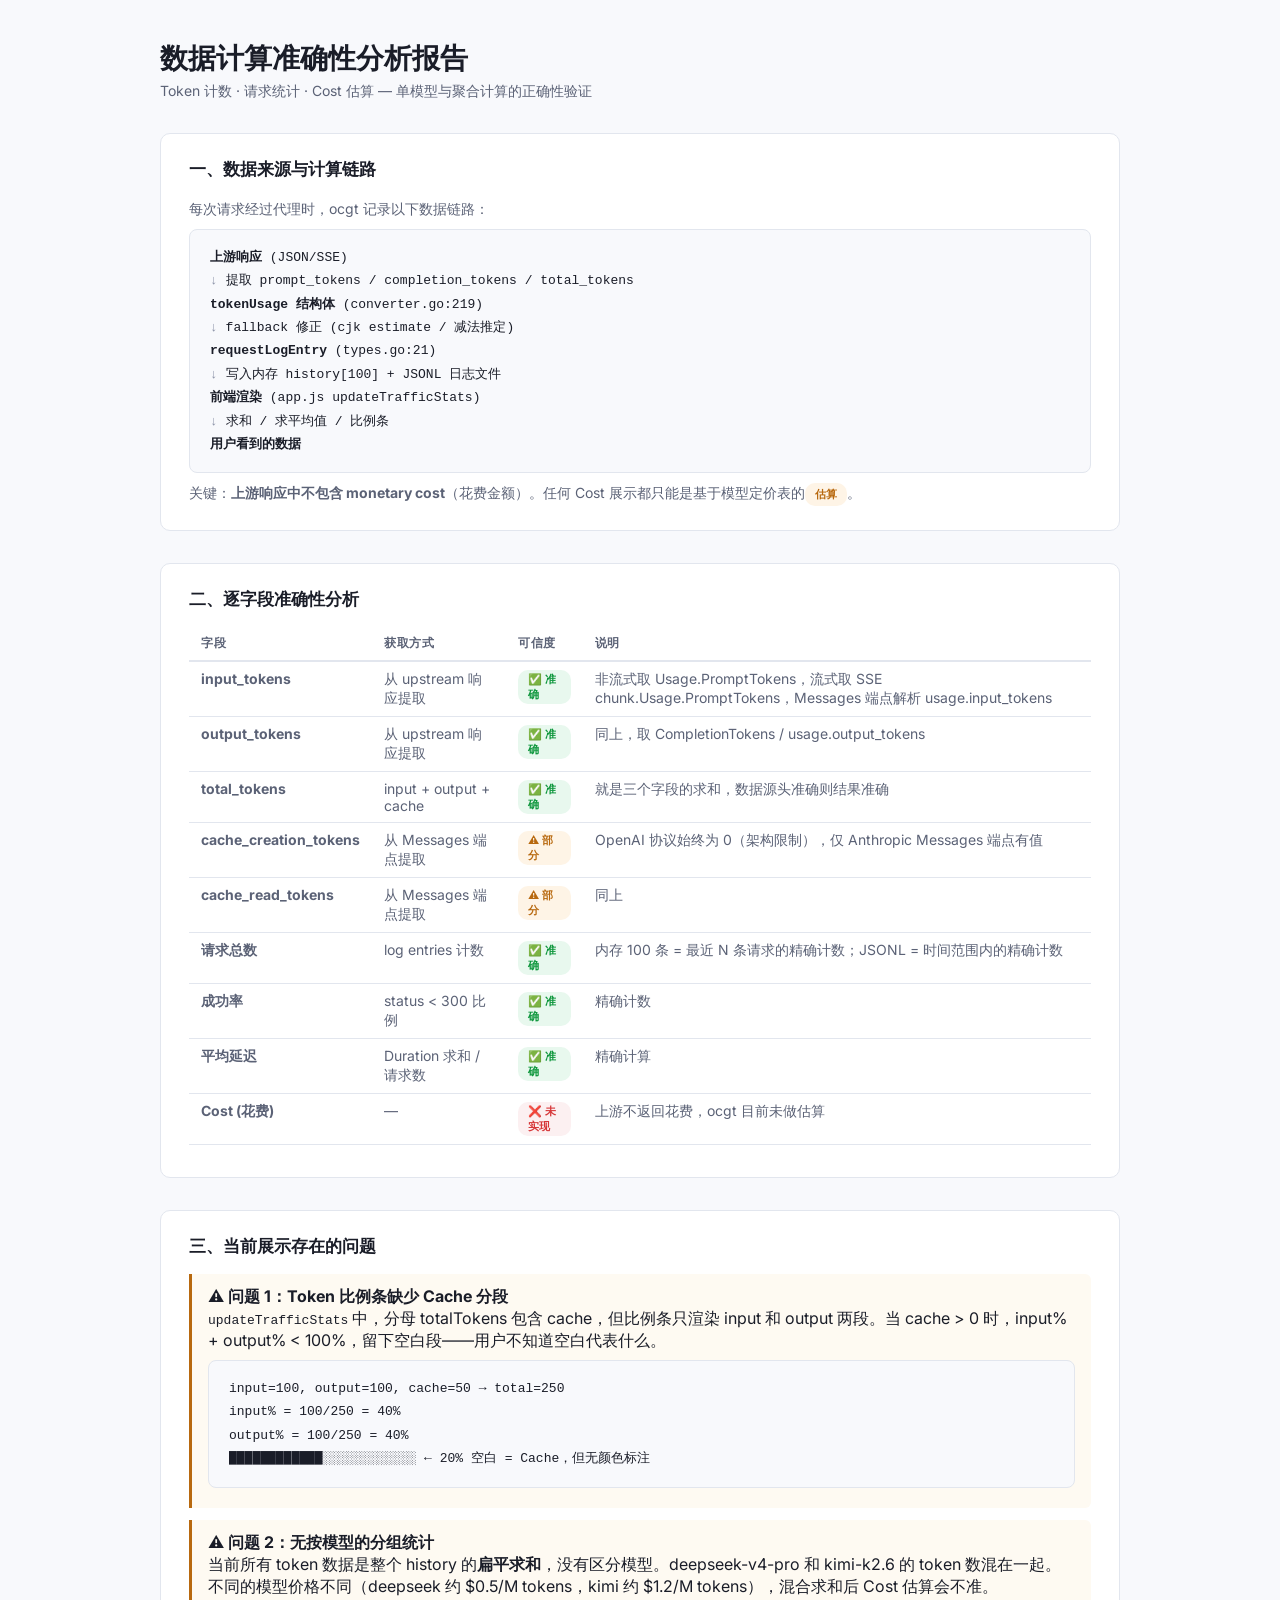
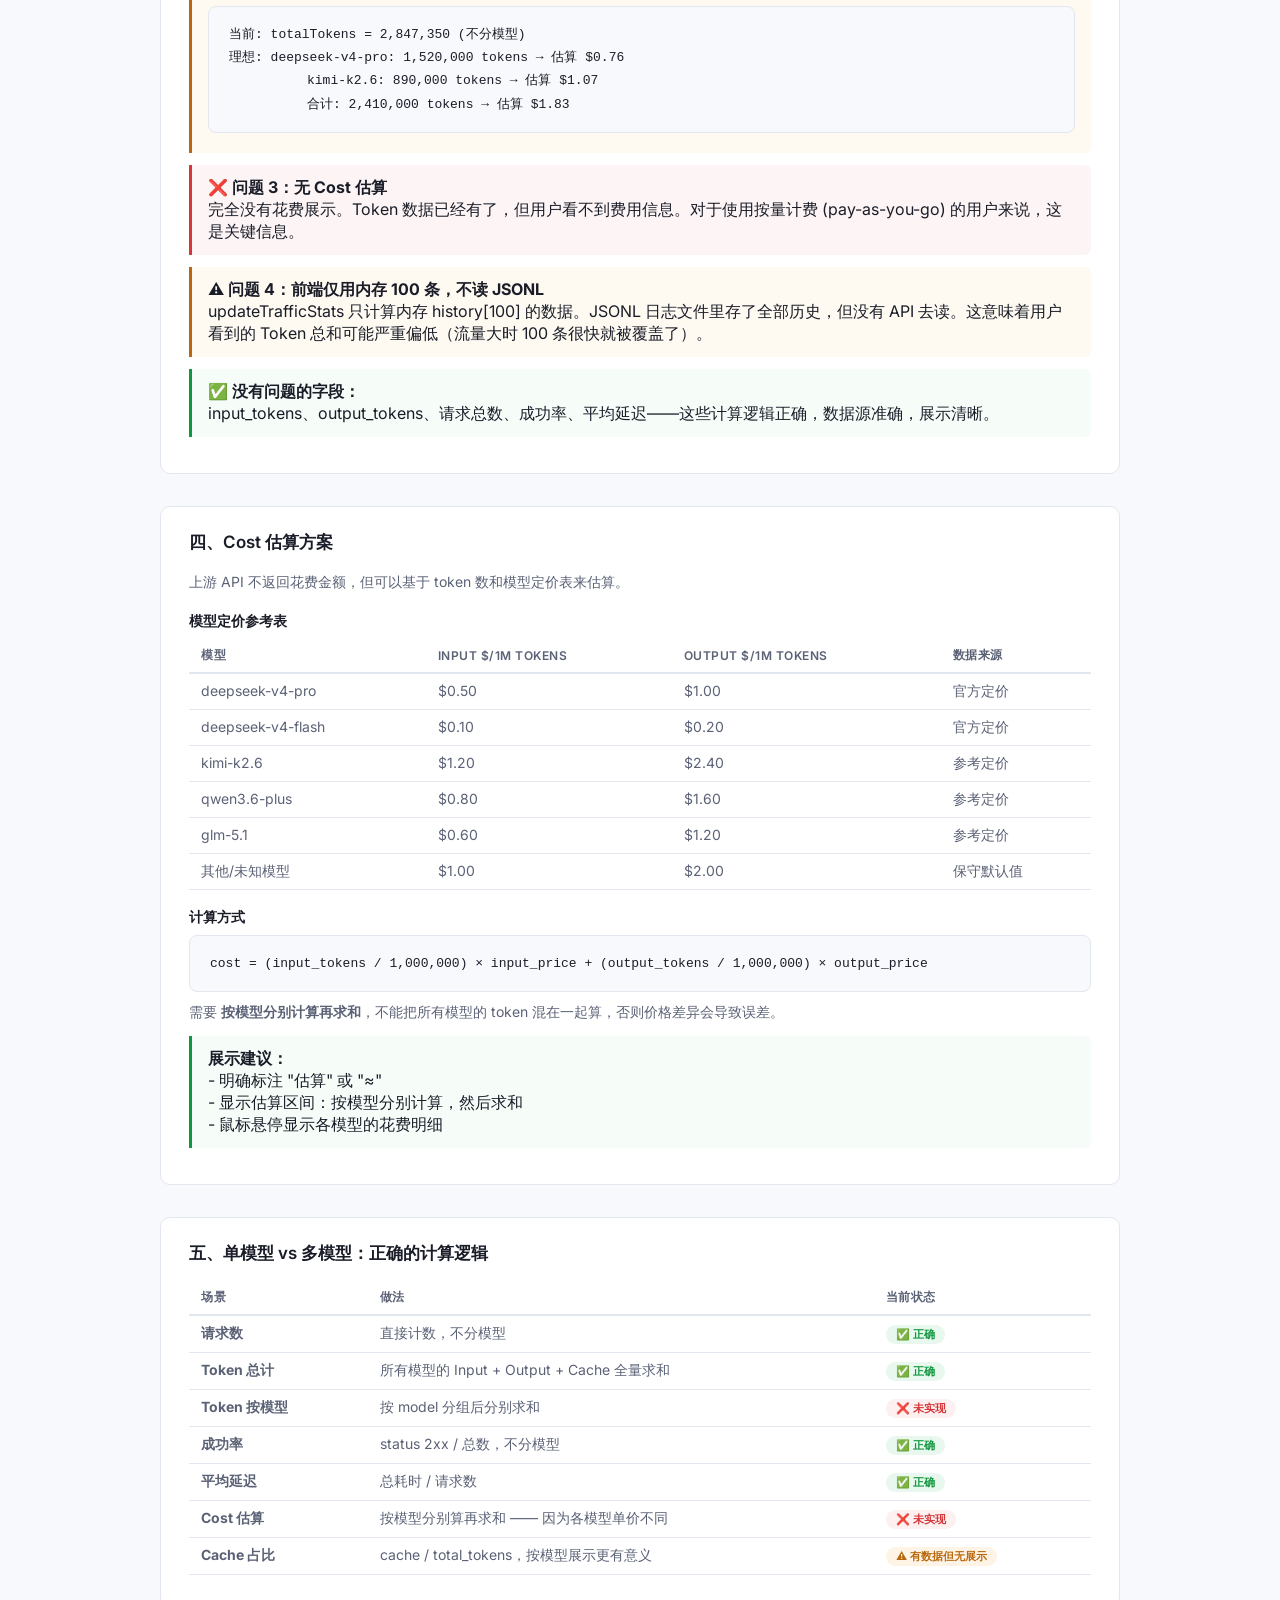
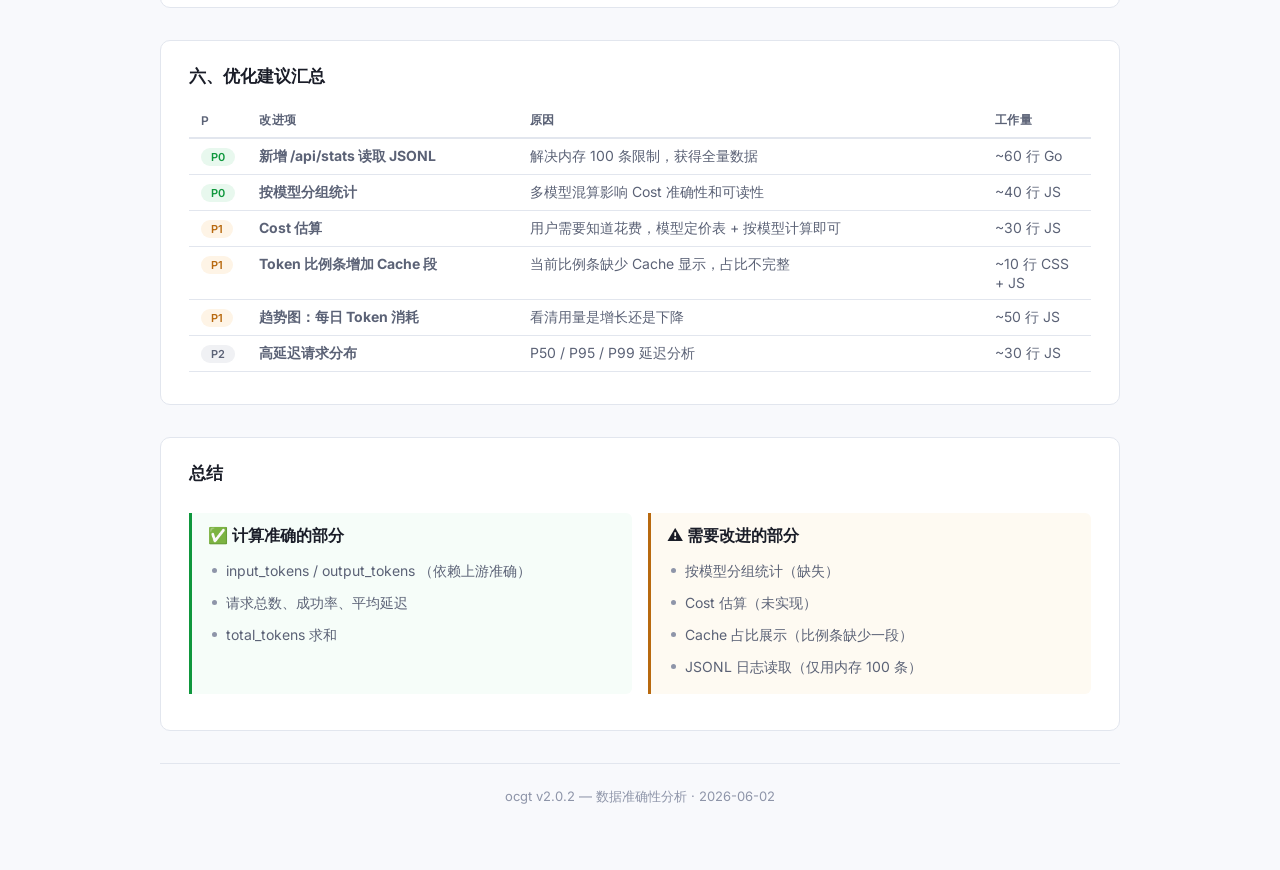
<file: 分析报告-数据计算准确性.html>
<!DOCTYPE html>
<html lang="zh-CN">
<head>
<meta charset="UTF-8">
<meta name="viewport" content="width=device-width, initial-scale=1.0">
<title>数据计算准确性分析报告</title>
<link href="https://fonts.googleapis.com/css2?family=Inter:wght@400;500;600;700&display=swap" rel="stylesheet">
<style>
  * { margin:0; padding:0; box-sizing:border-box; }
  body { font-family:'Inter',-apple-system,'PingFang SC',sans-serif; background:#f8f9fc; color:#1a1d28; padding:40px 24px; -webkit-font-smoothing:antialiased; }
  .container { max-width:960px; margin:0 auto; }
  h1 { font-size:28px; font-weight:700; margin-bottom:4px; }
  .subtitle { color:#5b6276; font-size:14px; margin-bottom:32px; }
  section { margin-bottom:32px; }
  .card { background:#fff; border:1px solid #e2e6ee; border-radius:10px; padding:24px 28px; margin-bottom:16px; }
  .card h2 { font-size:17px; font-weight:600; margin-bottom:16px; display:flex; align-items:center; gap:8px; }
  .card h2 .count { font-size:13px; font-weight:400; color:#8e95a9; }
  .card h3 { font-size:14px; font-weight:600; margin:18px 0 8px; color:var(--text-primary); }
  .card p, .card li { color:#5b6276; font-size:14px; line-height:1.7; }
  .card ul { list-style:none; padding:0; }
  .card li { padding:4px 0 4px 18px; position:relative; }
  .card li::before { content:''; position:absolute; left:4px; top:13px; width:5px; height:5px; border-radius:50%; background:#8e95a9; }
  .grid-2 { display:grid; grid-template-columns:1fr 1fr; gap:16px; }
  @media (max-width:640px) { .grid-2 { grid-template-columns:1fr; } }

  table { width:100%; border-collapse:collapse; font-size:14px; margin:8px 0; }
  th { text-align:left; font-weight:600; color:#5b6276; font-size:12px; text-transform:uppercase; letter-spacing:0.5px; padding:8px 12px; border-bottom:2px solid #e2e6ee; }
  td { padding:8px 12px; border-bottom:1px solid #e2e6ee; color:#5b6276; vertical-align:top; }
  tr:hover td { background:#f8f9fc; }

  .badge { display:inline-block; font-size:11px; font-weight:600; padding:2px 10px; border-radius:10px; }
  .badge-green { background:#e8f8ee; color:#0f973d; }
  .badge-yellow { background:#fef4e6; color:#b8690f; }
  .badge-red { background:#fcf0f1; color:#d63638; }
  .badge-blue { background:#eef2ff; color:#3b6eff; }
  .badge-gray { background:#f0f1f4; color:#5b6276; }

  .flow-box { background:#f8f9fc; border:1px solid #e2e6ee; border-radius:8px; padding:16px 20px; margin:8px 0; font-size:13px; line-height:1.8; font-family:monospace; }
  .flow-box .arrow { color:#8e95a9; }
  .tag { font-size:11px; font-weight:600; padding:1px 8px; border-radius:4px; }
  .tag-acc { background:#e8f8ee; color:#0f973d; }
  .tag-part { background:#fef4e6; color:#b8690f; }
  .tag-no { background:#fcf0f1; color:#d63638; }

  .issue-box { border-left:3px solid; padding:12px 16px; margin:12px 0; border-radius:0 6px 6px 0; }
  .issue-good { border-color:#0f973d; background:#f6fdf9; }
  .issue-warn { border-color:#b8690f; background:#fefaf2; }
  .issue-bad { border-color:#d63638; background:#fdf5f5; }

  footer { text-align:center; padding:24px 0; color:#8e95a9; font-size:13px; border-top:1px solid #e2e6ee; margin-top:24px; }

  @media (prefers-color-scheme:dark) {
    body { background:#0d1117; color:#e6edf3; }
    .card { background:#161b22; border-color:#30363d; }
    .card p, .card li { color:#8b949e; }
    th { color:#8b949e; border-bottom-color:#30363d; }
    td { border-bottom-color:#30363d; color:#8b949e; }
    tr:hover td { background:#1c2128; }
    .flow-box { background:#1c2128; border-color:#30363d; color:#8b949e; }
    .badge-gray { background:#1c2128; color:#8b949e; }
    .issue-good { background:#0a2014; }
    .issue-warn { background:#1f1508; }
    .issue-bad { background:#200c0c; }
  }
</style>
</head>
<body>
<div class="container">
  <h1>数据计算准确性分析报告</h1>
  <p class="subtitle">Token 计数 · 请求统计 · Cost 估算 — 单模型与聚合计算的正确性验证</p>

  <section>
    <div class="card">
      <h2>一、数据来源与计算链路</h2>
      <p>每次请求经过代理时，ocgt 记录以下数据链路：</p>

      <div class="flow-box">
        <b>上游响应</b> (JSON/SSE)<br>
        <span class="arrow">↓</span> 提取 prompt_tokens / completion_tokens / total_tokens<br>
        <b>tokenUsage 结构体</b> (converter.go:219)<br>
        <span class="arrow">↓</span> fallback 修正 (cjk estimate / 减法推定)<br>
        <b>requestLogEntry</b> (types.go:21)<br>
        <span class="arrow">↓</span> 写入内存 history[100] + JSONL 日志文件<br>
        <b>前端渲染</b> (app.js updateTrafficStats)<br>
        <span class="arrow">↓</span> 求和 / 求平均值 / 比例条<br>
        <b>用户看到的数据</b>
      </div>

      <p>关键：<b>上游响应中不包含 monetary cost</b>（花费金额）。任何 Cost 展示都只能是基于模型定价表的<span class="badge badge-yellow">估算</span>。</p>
    </div>
  </section>

  <section>
    <div class="card">
      <h2>二、逐字段准确性分析</h2>
      <table>
        <tr><th>字段</th><th>获取方式</th><th>可信度</th><th>说明</th></tr>
        <tr>
          <td><b>input_tokens</b></td>
          <td>从 upstream 响应提取</td>
          <td><span class="badge badge-green">✅ 准确</span></td>
          <td>非流式取 Usage.PromptTokens，流式取 SSE chunk.Usage.PromptTokens，Messages 端点解析 usage.input_tokens</td>
        </tr>
        <tr>
          <td><b>output_tokens</b></td>
          <td>从 upstream 响应提取</td>
          <td><span class="badge badge-green">✅ 准确</span></td>
          <td>同上，取 CompletionTokens / usage.output_tokens</td>
        </tr>
        <tr>
          <td><b>total_tokens</b></td>
          <td>input + output + cache</td>
          <td><span class="badge badge-green">✅ 准确</span></td>
          <td>就是三个字段的求和，数据源头准确则结果准确</td>
        </tr>
        <tr>
          <td><b>cache_creation_tokens</b></td>
          <td>从 Messages 端点提取</td>
          <td><span class="badge badge-yellow">⚠️ 部分</span></td>
          <td>OpenAI 协议始终为 0（架构限制），仅 Anthropic Messages 端点有值</td>
        </tr>
        <tr>
          <td><b>cache_read_tokens</b></td>
          <td>从 Messages 端点提取</td>
          <td><span class="badge badge-yellow">⚠️ 部分</span></td>
          <td>同上</td>
        </tr>
        <tr>
          <td><b>请求总数</b></td>
          <td>log entries 计数</td>
          <td><span class="badge badge-green">✅ 准确</span></td>
          <td>内存 100 条 = 最近 N 条请求的精确计数；JSONL = 时间范围内的精确计数</td>
        </tr>
        <tr>
          <td><b>成功率</b></td>
          <td>status &lt; 300 比例</td>
          <td><span class="badge badge-green">✅ 准确</span></td>
          <td>精确计数</td>
        </tr>
        <tr>
          <td><b>平均延迟</b></td>
          <td>Duration 求和 / 请求数</td>
          <td><span class="badge badge-green">✅ 准确</span></td>
          <td>精确计算</td>
        </tr>
        <tr>
          <td><b>Cost (花费)</b></td>
          <td>—</td>
          <td><span class="badge badge-red">❌ 未实现</span></td>
          <td>上游不返回花费，ocgt 目前未做估算</td>
        </tr>
      </table>
    </div>
  </section>

  <section>
    <div class="card">
      <h2>三、当前展示存在的问题</h2>

      <div class="issue-box issue-warn">
        <b>⚠️ 问题 1：Token 比例条缺少 Cache 分段</b><br>
        <code>updateTrafficStats</code> 中，分母 totalTokens 包含 cache，但比例条只渲染 input 和 output 两段。当 cache &gt; 0 时，input% + output% &lt; 100%，留下空白段——用户不知道空白代表什么。
        <div class="flow-box" style="margin-top:8px;">
          input=100, output=100, cache=50 → total=250<br>
          input% = 100/250 = 40%<br>
          output% = 100/250 = 40%<br>
          ████████████░░░░░░░░░░░░  ← 20% 空白 = Cache，但无颜色标注
        </div>
      </div>

      <div class="issue-box issue-warn">
        <b>⚠️ 问题 2：无按模型的分组统计</b><br>
        当前所有 token 数据是整个 history 的<b>扁平求和</b>，没有区分模型。deepseek-v4-pro 和 kimi-k2.6 的 token 数混在一起。不同的模型价格不同（deepseek 约 $0.5/M tokens，kimi 约 $1.2/M tokens），混合求和后 Cost 估算会不准。
        <div class="flow-box" style="margin-top:8px;">
          当前: totalTokens = 2,847,350 (不分模型)<br>
          理想: deepseek-v4-pro: 1,520,000 tokens → 估算 $0.76<br>
          &nbsp;&nbsp;&nbsp;&nbsp;&nbsp;&nbsp;&nbsp;&nbsp;&nbsp; kimi-k2.6: 890,000 tokens → 估算 $1.07<br>
          &nbsp;&nbsp;&nbsp;&nbsp;&nbsp;&nbsp;&nbsp;&nbsp;&nbsp; 合计: 2,410,000 tokens → 估算 $1.83
        </div>
      </div>

      <div class="issue-box issue-bad">
        <b>❌ 问题 3：无 Cost 估算</b><br>
        完全没有花费展示。Token 数据已经有了，但用户看不到费用信息。对于使用按量计费 (pay-as-you-go) 的用户来说，这是关键信息。
      </div>

      <div class="issue-box issue-warn">
        <b>⚠️ 问题 4：前端仅用内存 100 条，不读 JSONL</b><br>
        updateTrafficStats 只计算内存 history[100] 的数据。JSONL 日志文件里存了全部历史，但没有 API 去读。这意味着用户看到的 Token 总和可能严重偏低（流量大时 100 条很快就被覆盖了）。
      </div>

      <div class="issue-box issue-good">
        <b>✅ 没有问题的字段：</b><br>
        input_tokens、output_tokens、请求总数、成功率、平均延迟——这些计算逻辑正确，数据源准确，展示清晰。
      </div>
    </div>
  </section>

  <section>
    <div class="card">
      <h2>四、Cost 估算方案</h2>
      <p>上游 API 不返回花费金额，但可以基于 token 数和模型定价表来估算。</p>

      <h3>模型定价参考表</h3>
      <table>
        <tr><th>模型</th><th>Input $/1M tokens</th><th>Output $/1M tokens</th><th>数据来源</th></tr>
        <tr><td>deepseek-v4-pro</td><td>$0.50</td><td>$1.00</td><td>官方定价</td></tr>
        <tr><td>deepseek-v4-flash</td><td>$0.10</td><td>$0.20</td><td>官方定价</td></tr>
        <tr><td>kimi-k2.6</td><td>$1.20</td><td>$2.40</td><td>参考定价</td></tr>
        <tr><td>qwen3.6-plus</td><td>$0.80</td><td>$1.60</td><td>参考定价</td></tr>
        <tr><td>glm-5.1</td><td>$0.60</td><td>$1.20</td><td>参考定价</td></tr>
        <tr><td>其他/未知模型</td><td>$1.00</td><td>$2.00</td><td>保守默认值</td></tr>
      </table>

      <h3>计算方式</h3>
      <div class="flow-box">
        cost = (input_tokens / 1,000,000) × input_price + (output_tokens / 1,000,000) × output_price
      </div>
      <p style="margin-top:8px;">需要 <b>按模型分别计算再求和</b>，不能把所有模型的 token 混在一起算，否则价格差异会导致误差。</p>

      <div class="issue-box issue-good">
        <b>展示建议：</b><br>
        - 明确标注 "估算" 或 "≈"<br>
        - 显示估算区间：按模型分别计算，然后求和<br>
        - 鼠标悬停显示各模型的花费明细
      </div>
    </div>
  </section>

  <section>
    <div class="card">
      <h2>五、单模型 vs 多模型：正确的计算逻辑</h2>
      <table>
        <tr><th>场景</th><th>做法</th><th>当前状态</th></tr>
        <tr>
          <td><b>请求数</b></td>
          <td>直接计数，不分模型</td>
          <td><span class="badge badge-green">✅ 正确</span></td>
        </tr>
        <tr>
          <td><b>Token 总计</b></td>
          <td>所有模型的 Input + Output + Cache 全量求和</td>
          <td><span class="badge badge-green">✅ 正确</span></td>
        </tr>
        <tr>
          <td><b>Token 按模型</b></td>
          <td>按 model 分组后分别求和</td>
          <td><span class="badge badge-red">❌ 未实现</span></td>
        </tr>
        <tr>
          <td><b>成功率</b></td>
          <td>status 2xx / 总数，不分模型</td>
          <td><span class="badge badge-green">✅ 正确</span></td>
        </tr>
        <tr>
          <td><b>平均延迟</b></td>
          <td>总耗时 / 请求数</td>
          <td><span class="badge badge-green">✅ 正确</span></td>
        </tr>
        <tr>
          <td><b>Cost 估算</b></td>
          <td>按模型分别算再求和 —— 因为各模型单价不同</td>
          <td><span class="badge badge-red">❌ 未实现</span></td>
        </tr>
        <tr>
          <td><b>Cache 占比</b></td>
          <td>cache / total_tokens，按模型展示更有意义</td>
          <td><span class="badge badge-yellow">⚠️ 有数据但无展示</span></td>
        </tr>
      </table>
    </div>
  </section>

  <section>
    <div class="card">
      <h2>六、优化建议汇总</h2>
      <table>
        <tr><th style="width:5%">P</th><th style="width:30%">改进项</th><th>原因</th><th style="width:12%">工作量</th></tr>
        <tr>
          <td><span class="badge badge-green">P0</span></td>
          <td><b>新增 /api/stats 读取 JSONL</b></td>
          <td>解决内存 100 条限制，获得全量数据</td>
          <td>~60 行 Go</td>
        </tr>
        <tr>
          <td><span class="badge badge-green">P0</span></td>
          <td><b>按模型分组统计</b></td>
          <td>多模型混算影响 Cost 准确性和可读性</td>
          <td>~40 行 JS</td>
        </tr>
        <tr>
          <td><span class="badge badge-yellow">P1</span></td>
          <td><b>Cost 估算</b></td>
          <td>用户需要知道花费，模型定价表 + 按模型计算即可</td>
          <td>~30 行 JS</td>
        </tr>
        <tr>
          <td><span class="badge badge-yellow">P1</span></td>
          <td><b>Token 比例条增加 Cache 段</b></td>
          <td>当前比例条缺少 Cache 显示，占比不完整</td>
          <td>~10 行 CSS + JS</td>
        </tr>
        <tr>
          <td><span class="badge badge-yellow">P1</span></td>
          <td><b>趋势图：每日 Token 消耗</b></td>
          <td>看清用量是增长还是下降</td>
          <td>~50 行 JS</td>
        </tr>
        <tr>
          <td><span class="badge badge-gray">P2</span></td>
          <td><b>高延迟请求分布</b></td>
          <td>P50 / P95 / P99 延迟分析</td>
          <td>~30 行 JS</td>
        </tr>
      </table>
    </div>
  </section>

  <section>
    <div class="card">
      <h2>总结</h2>
      <div class="grid-2">
        <div class="issue-box issue-good">
          <b>✅ 计算准确的部分</b>
          <ul style="margin-top:8px;">
            <li>input_tokens / output_tokens （依赖上游准确）</li>
            <li>请求总数、成功率、平均延迟</li>
            <li>total_tokens 求和</li>
          </ul>
        </div>
        <div class="issue-box issue-warn">
          <b>⚠️ 需要改进的部分</b>
          <ul style="margin-top:8px;">
            <li>按模型分组统计（缺失）</li>
            <li>Cost 估算（未实现）</li>
            <li>Cache 占比展示（比例条缺少一段）</li>
            <li>JSONL 日志读取（仅用内存 100 条）</li>
          </ul>
        </div>
      </div>
    </div>
  </section>

<footer>
  ocgt v2.0.2 — 数据准确性分析 · 2026-06-02
</footer>
</div>
</body>
</html>
</file>
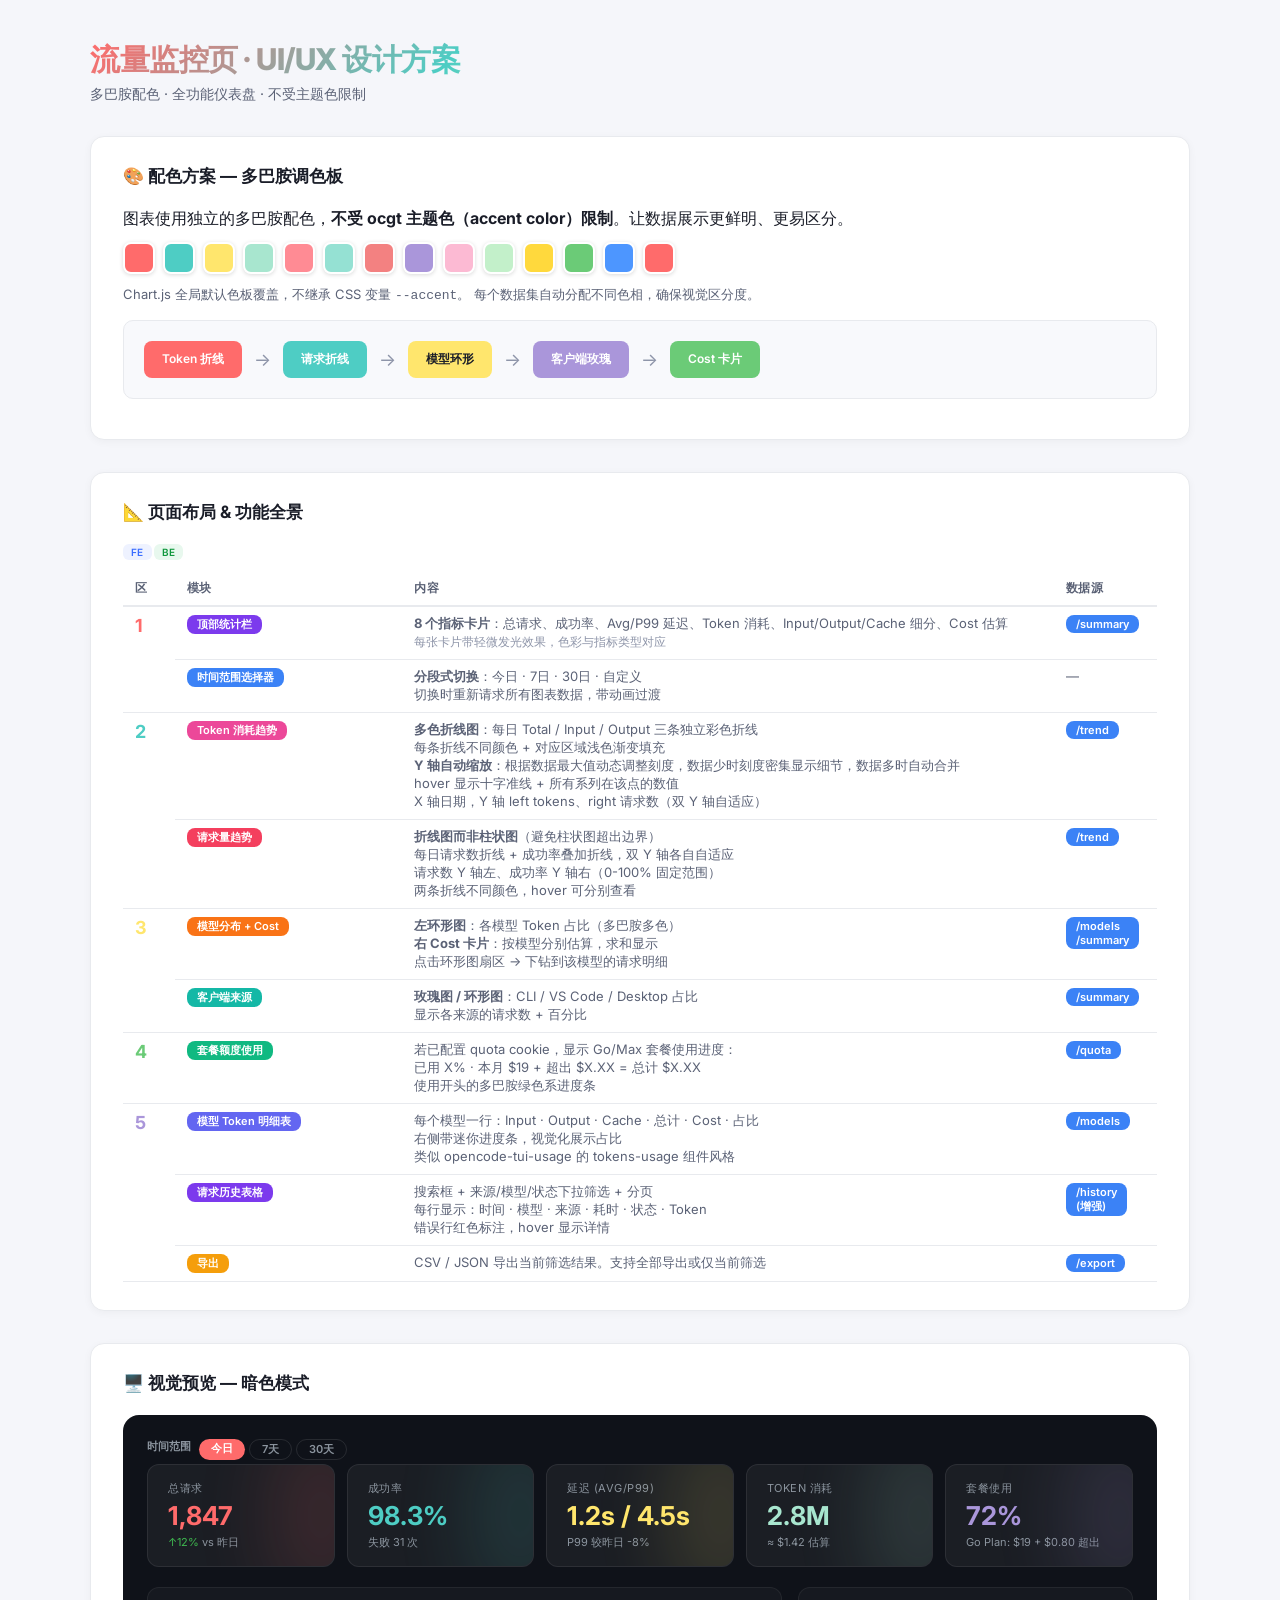
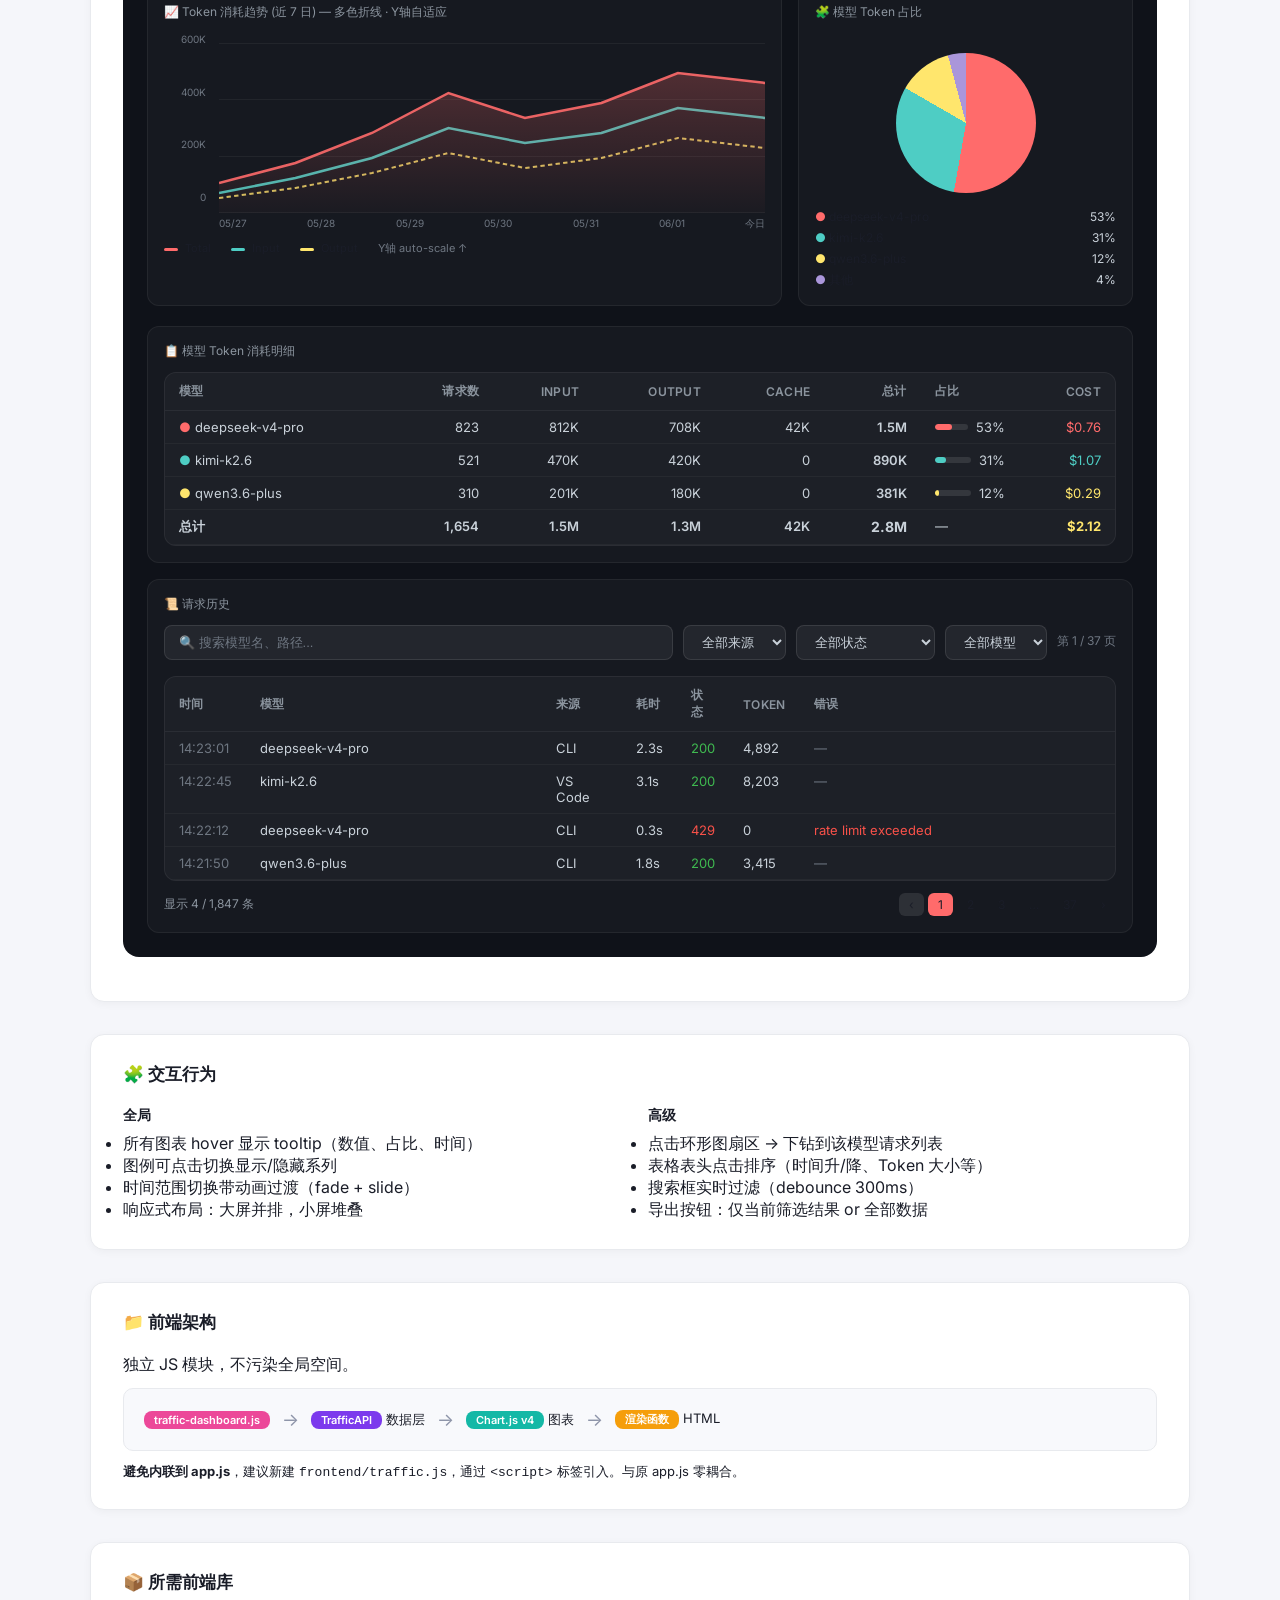
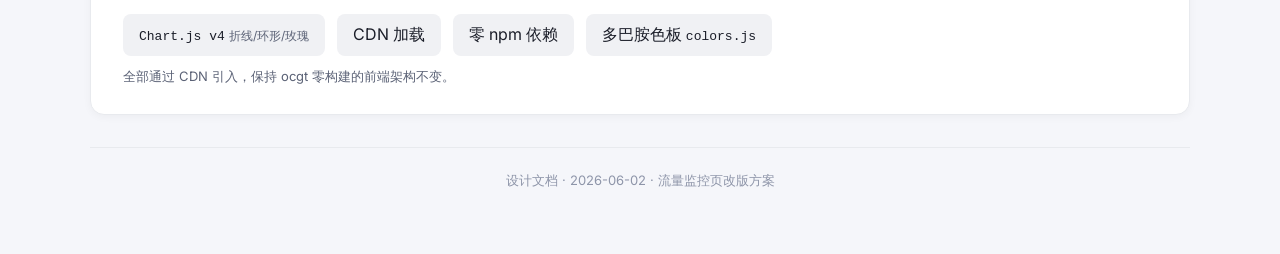
<file: 设计文档-流量监控页UI方案.html>
<!DOCTYPE html>
<html lang="zh-CN">
<head>
<meta charset="UTF-8">
<meta name="viewport" content="width=device-width, initial-scale=1.0">
<title>流量监控页 — UI/UX 设计方案</title>
<link href="https://fonts.googleapis.com/css2?family=Inter:wght@400;500;600;700;800&display=swap" rel="stylesheet">
<style>
  * { margin:0; padding:0; box-sizing:border-box; }
  body {
    font-family:'Inter',-apple-system,'PingFang SC','Microsoft YaHei',sans-serif;
    background:#f5f6fa; color:#1a1d28; padding:40px 24px; -webkit-font-smoothing:antialiased;
  }
  .container { max-width:1100px; margin:0 auto; }
  h1 { font-size:30px; font-weight:800; letter-spacing:-0.5px; margin-bottom:4px; background:linear-gradient(135deg,#FF6B6B,#4ECDC4,#FFE66D,#A8E6CF); -webkit-background-clip:text; -webkit-text-fill-color:transparent; }
  .subtitle { color:#5b6276; font-size:14px; margin-bottom:32px; }
  section { margin-bottom:32px; }

  .card {
    background:#fff; border:1px solid #e8eaee; border-radius:14px; padding:28px 32px; margin-bottom:16px;
    box-shadow:0 2px 8px rgba(0,0,0,0.04); transition:box-shadow 0.2s;
  }
  .card:hover { box-shadow:0 4px 20px rgba(0,0,0,0.06); }
  .card h2 { font-size:17px; font-weight:700; margin-bottom:20px; display:flex; align-items:center; gap:10px; }
  .card h2 small { font-size:12px; font-weight:400; color:#8e95a9; margin-left:4px; }

  /* ── 配色板 ── */
  .palette { display:flex; gap:8px; flex-wrap:wrap; margin:12px 0; }
  .palette .swatch { width:32px; height:32px; border-radius:8px; border:2px solid #fff; box-shadow:0 1px 4px rgba(0,0,0,0.15); }

  /* ── 架构图 ── */
  .arch { display:flex; align-items:center; gap:12px; padding:20px; background:#f8f9fc; border:1px solid #e8eaee; border-radius:10px; margin:12px 0; font-size:13px; flex-wrap:wrap; }
  .arch-box { padding:10px 18px; border-radius:8px; font-weight:600; font-size:12px; text-align:center; min-width:70px; }
  .arch-arrow { color:#8e95a9; font-size:18px; }

  /* ── 网格 ── */
  .grid-2 { display:grid; grid-template-columns:1fr 1fr; gap:16px; }
  .grid-3 { display:grid; grid-template-columns:1fr 1fr 1fr; gap:16px; }
  @media (max-width:768px) { .grid-2, .grid-3 { grid-template-columns:1fr; } }

  /* ── 模拟仪表盘 ── */
  .mock-dash {
    background:#0f1219; border-radius:16px; padding:24px; margin:16px 0;
    font-family:'Inter',-apple-system,'PingFang SC',sans-serif;
  }
  .mock-dash .top-row { display:flex; gap:12px; flex-wrap:wrap; margin-bottom:20px; }
  .mock-stat {
    background:rgba(255,255,255,0.05); border:1px solid rgba(255,255,255,0.08); border-radius:12px;
    padding:16px 20px; flex:1; min-width:130px; position:relative; overflow:hidden;
  }
  .mock-stat .label { font-size:11px; color:#8b949e; text-transform:uppercase; letter-spacing:0.5px; }
  .mock-stat .value { font-size:26px; font-weight:700; margin:4px 0; }
  .mock-stat .sub { font-size:11px; color:#8b949e; }
  .mock-stat .trend-up { color:#3fb950; font-size:11px; }
  .mock-stat .glow {
    position:absolute; top:-50%; right:-20%; width:100px; height:200px;
    border-radius:50%; filter:blur(40px); opacity:0.15;
  }

  .mock-chart-row { display:flex; gap:16px; margin-bottom:20px; }
  .mock-chart-main { flex:2; background:rgba(255,255,255,0.03); border:1px solid rgba(255,255,255,0.06); border-radius:12px; padding:16px; }
  .mock-chart-side { flex:1; background:rgba(255,255,255,0.03); border:1px solid rgba(255,255,255,0.06); border-radius:12px; padding:16px; }
  .mock-chart-title { font-size:12px; color:#8b949e; margin-bottom:12px; }

  .mock-table { background:rgba(255,255,255,0.03); border:1px solid rgba(255,255,255,0.06); border-radius:12px; overflow:hidden; }
  .mock-table table { width:100%; border-collapse:collapse; font-size:12px; }
  .mock-table th { text-align:left; padding:10px 14px; color:#8b949e; font-weight:600; border-bottom:1px solid rgba(255,255,255,0.06); text-transform:uppercase; letter-spacing:0.3px; }
  .mock-table td { padding:8px 14px; color:#c9d1d9; border-bottom:1px solid rgba(255,255,255,0.04); }
  .mock-table .bar-cell { display:flex; align-items:center; gap:8px; }
  .mock-table .mini-bar { height:6px; border-radius:3px; background:rgba(255,255,255,0.1); flex:1; overflow:hidden; }
  .mock-table .mini-bar-fill { height:100%; border-radius:3px; }

  .mock-filter-bar { display:flex; gap:10px; margin-bottom:16px; flex-wrap:wrap; }
  .mock-filter-bar input, .mock-filter-bar select {
    padding:8px 14px; background:rgba(255,255,255,0.06); border:1px solid rgba(255,255,255,0.1);
    border-radius:8px; color:#c9d1d9; font-size:13px; outline:none;
  }
  .mock-filter-bar input { flex:1; min-width:180px; }
  .mock-filter-bar input::placeholder { color:#6e7681; }
  .mock-filter-bar select { cursor:pointer; }

  .badge { display:inline-block; font-size:11px; font-weight:600; padding:2px 10px; border-radius:8px; }
  .bg-purple { background:#7c3aed; color:#fff; }
  .bg-pink { background:#ec4899; color:#fff; }
  .bg-blue { background:#3b82f6; color:#fff; }
  .bg-green { background:#10b981; color:#fff; }
  .bg-amber { background:#f59e0b; color:#fff; }
  .bg-rose { background:#f43f5e; color:#fff; }
  .bg-teal { background:#14b8a6; color:#fff; }
  .bg-orange { background:#f97316; color:#fff; }
  .bg-indigo { background:#6366f1; color:#fff; }

  table { width:100%; border-collapse:collapse; font-size:14px; }
  th { text-align:left; font-weight:600; color:#5b6276; font-size:12px; text-transform:uppercase; letter-spacing:0.5px; padding:8px 12px; border-bottom:2px solid #e8eaee; }
  td { padding:8px 12px; border-bottom:1px solid #e8eaee; color:#5b6276; vertical-align:top; font-size:13px; }

  .tag { display:inline-block; font-size:10px; font-weight:600; padding:2px 8px; border-radius:6px; text-transform:uppercase; letter-spacing:0.3px; }
  .tag-fe { background:#eef2ff; color:#3b6eff; }
  .tag-be { background:#e8f8ee; color:#0f973d; }

  footer { text-align:center; padding:24px 0; color:#8e95a9; font-size:13px; border-top:1px solid #e8eaee; margin-top:24px; }

  @media (prefers-color-scheme:dark) {
    body { background:#0d1117; color:#e6edf3; }
    .card { background:#161b22; border-color:#30363d; }
    .card p, .card li { color:#8b949e; }
    .arch { background:#1c2128; border-color:#30363d; }
    th { border-bottom-color:#30363d; color:#8b949e; }
    td { border-bottom-color:#30363d; color:#8b949e; }
  }
</style>
</head>
<body>
<div class="container">

<h1>流量监控页 · UI/UX 设计方案</h1>
<p class="subtitle">多巴胺配色 · 全功能仪表盘 · 不受主题色限制</p>

<section>
  <div class="card">
    <h2>🎨 配色方案 — 多巴胺调色板</h2>
    <p style="margin-bottom:12px;">图表使用独立的多巴胺配色，<strong>不受 ocgt 主题色（accent color）限制</strong>。让数据展示更鲜明、更易区分。</p>

    <div class="palette">
      <div class="swatch" style="background:#FF6B6B;" title="#FF6B6B 珊瑚"></div>
      <div class="swatch" style="background:#4ECDC4;" title="#4ECDC4 青绿"></div>
      <div class="swatch" style="background:#FFE66D;" title="#FFE66D 鹅黄"></div>
      <div class="swatch" style="background:#A8E6CF;" title="#A8E6CF 薄荷"></div>
      <div class="swatch" style="background:#FF8B94;" title="#FF8B94 粉红"></div>
      <div class="swatch" style="background:#95E1D3;" title="#95E1D3 水蓝"></div>
      <div class="swatch" style="background:#F38181;" title="#F38181 三文鱼"></div>
      <div class="swatch" style="background:#AA96DA;" title="#AA96DA 淡紫"></div>
      <div class="swatch" style="background:#FCBAD3;" title="#FCBAD3 玫瑰"></div>
      <div class="swatch" style="background:#C3F0CA;" title="#C3F0CA 嫩绿"></div>
      <div class="swatch" style="background:#FFD93D;" title="#FFD93D 金黄"></div>
      <div class="swatch" style="background:#6BCB77;" title="#6BCB77 翠绿"></div>
      <div class="swatch" style="background:#4D96FF;" title="#4D96FF 亮蓝"></div>
      <div class="swatch" style="background:#FF6B6B;" title="#FF6B6B 朱红"></div>
    </div>

    <p style="margin-top:12px;font-size:13px;color:#5b6276;">
      Chart.js 全局默认色板覆盖，不继承 CSS 变量 <code>--accent</code>。
      每个数据集自动分配不同色相，确保视觉区分度。
    </p>

    <div class="arch" style="margin-top:16px;">
      <div class="arch-box" style="background:#FF6B6B;color:#fff;">Token 折线</div>
      <span class="arch-arrow">→</span>
      <div class="arch-box" style="background:#4ECDC4;color:#fff;">请求折线</div>
      <span class="arch-arrow">→</span>
      <div class="arch-box" style="background:#FFE66D;color:#1a1d28;">模型环形</div>
      <span class="arch-arrow">→</span>
      <div class="arch-box" style="background:#AA96DA;color:#fff;">客户端玫瑰</div>
      <span class="arch-arrow">→</span>
      <div class="arch-box" style="background:#6BCB77;color:#fff;">Cost 卡片</div>
    </div>
  </div>
</section>

<section>
  <div class="card">
    <h2>📐 页面布局 &amp; 功能全景</h2>

    <div style="display:flex;flex-direction:column;gap:0;margin:12px 0;">
      <div style="display:flex;gap:2px;">
        <span class="tag tag-fe">FE</span>
        <span class="tag tag-be">BE</span>
      </div>
    </div>

    <table>
      <tr><th style="width:5%">区</th><th style="width:22%">模块</th><th>内容</th><th style="width:10%">数据源</th></tr>

      <tr>
        <td rowspan="2" style="font-weight:700;font-size:18px;color:#FF6B6B;">1</td>
        <td><span class="badge bg-purple">顶部统计栏</span></td>
        <td>
          <strong>8 个指标卡片</strong>：总请求、成功率、Avg/P99 延迟、Token 消耗、Input/Output/Cache 细分、Cost 估算<br>
          <span style="font-size:12px;color:#8e95a9;">每张卡片带轻微发光效果，色彩与指标类型对应</span>
        </td>
        <td><span class="badge bg-blue">/summary</span></td>
      </tr>
      <tr>
        <td><span class="badge bg-blue">时间范围选择器</span></td>
        <td>
          <strong>分段式切换</strong>：今日 · 7日 · 30日 · 自定义<br>
          切换时重新请求所有图表数据，带动画过渡
        </td>
        <td>—</td>
      </tr>

      <tr>
        <td rowspan="2" style="font-weight:700;font-size:18px;color:#4ECDC4;">2</td>
        <td><span class="badge bg-pink">Token 消耗趋势</span></td>
        <td>
          <strong>多色折线图</strong>：每日 Total / Input / Output 三条独立彩色折线<br>
          每条折线不同颜色 + 对应区域浅色渐变填充<br>
          <strong>Y 轴自动缩放</strong>：根据数据最大值动态调整刻度，数据少时刻度密集显示细节，数据多时自动合并<br>
          hover 显示十字准线 + 所有系列在该点的数值<br>
          X 轴日期，Y 轴 left tokens、right 请求数（双 Y 轴自适应）
        </td>
        <td><span class="badge bg-blue">/trend</span></td>
      </tr>
      <tr>
        <td><span class="badge bg-rose">请求量趋势</span></td>
        <td>
          <strong>折线图而非柱状图</strong>（避免柱状图超出边界）<br>
          每日请求数折线 + 成功率叠加折线，双 Y 轴各自自适应<br>
          请求数 Y 轴左、成功率 Y 轴右（0-100% 固定范围）<br>
          两条折线不同颜色，hover 可分别查看
        </td>
        <td><span class="badge bg-blue">/trend</span></td>
      </tr>

      <tr>
        <td rowspan="2" style="font-weight:700;font-size:18px;color:#FFE66D;">3</td>
        <td><span class="badge bg-orange">模型分布 + Cost</span></td>
        <td>
          <strong>左环形图</strong>：各模型 Token 占比（多巴胺多色）<br>
          <strong>右 Cost 卡片</strong>：按模型分别估算，求和显示<br>
          点击环形图扇区 → 下钻到该模型的请求明细
        </td>
        <td><span class="badge bg-blue">/models<br>/summary</span></td>
      </tr>
      <tr>
        <td><span class="badge bg-teal">客户端来源</span></td>
        <td>
          <strong>玫瑰图 / 环形图</strong>：CLI / VS Code / Desktop 占比<br>
          显示各来源的请求数 + 百分比
        </td>
        <td><span class="badge bg-blue">/summary</span></td>
      </tr>

      <tr>
        <td style="font-weight:700;font-size:18px;color:#6BCB77;">4</td>
        <td><span class="badge bg-green">套餐额度使用</span></td>
        <td>
          若已配置 quota cookie，显示 Go/Max 套餐使用进度：<br>
          已用 X% · 本月 $19 + 超出 $X.XX = 总计 $X.XX<br>
          使用开头的多巴胺绿色系进度条
        </td>
        <td><span class="badge bg-blue">/quota</span></td>
      </tr>

      <tr>
        <td rowspan="3" style="font-weight:700;font-size:18px;color:#AA96DA;">5</td>
        <td><span class="badge bg-indigo">模型 Token 明细表</span></td>
        <td>
          每个模型一行：Input · Output · Cache · 总计 · Cost · 占比<br>
          右侧带迷你进度条，视觉化展示占比<br>
          类似 opencode-tui-usage 的 tokens-usage 组件风格
        </td>
        <td><span class="badge bg-blue">/models</span></td>
      </tr>
      <tr>
        <td><span class="badge bg-purple">请求历史表格</span></td>
        <td>
          搜索框 + 来源/模型/状态下拉筛选 + 分页<br>
          每行显示：时间 · 模型 · 来源 · 耗时 · 状态 · Token<br>
          错误行红色标注，hover 显示详情
        </td>
        <td><span class="badge bg-blue">/history<br>(增强)</span></td>
      </tr>
      <tr>
        <td><span class="badge bg-amber">导出</span></td>
        <td>CSV / JSON 导出当前筛选结果。支持全部导出或仅当前筛选</td>
        <td><span class="badge bg-blue">/export</span></td>
      </tr>
    </table>
  </div>
</section>

<section>
  <div class="card">
    <h2>🖥️ 视觉预览 — 暗色模式</h2>

    <div class="mock-dash">

      <!-- Top Stats Row -->
      <div style="display:flex;gap:8px;margin-bottom:4px;">
        <span style="font-size:11px;color:#8b949e;font-weight:600;">时间范围</span>
        <span style="display:inline-flex;gap:4px;">
          <span style="padding:2px 12px;border-radius:12px;font-size:11px;font-weight:600;cursor:pointer;background:#FF6B6B;color:#fff;">今日</span>
          <span style="padding:2px 12px;border-radius:12px;font-size:11px;font-weight:600;cursor:pointer;color:#8b949e;border:1px solid rgba(255,255,255,0.1);">7天</span>
          <span style="padding:2px 12px;border-radius:12px;font-size:11px;font-weight:600;cursor:pointer;color:#8b949e;border:1px solid rgba(255,255,255,0.1);">30天</span>
        </span>
      </div>

      <div class="top-row">
        <div class="mock-stat"><div class="glow" style="background:#FF6B6B;"></div>
          <div class="label">总请求</div>
          <div class="value" style="color:#FF6B6B;">1,847</div>
          <div class="sub"><span class="trend-up">↑12%</span> vs 昨日</div>
        </div>
        <div class="mock-stat"><div class="glow" style="background:#4ECDC4;"></div>
          <div class="label">成功率</div>
          <div class="value" style="color:#4ECDC4;">98.3%</div>
          <div class="sub">失败 31 次</div>
        </div>
        <div class="mock-stat"><div class="glow" style="background:#FFE66D;"></div>
          <div class="label">延迟 (Avg/P99)</div>
          <div class="value" style="color:#FFE66D;">1.2s / 4.5s</div>
          <div class="sub">P99 较昨日 -8%</div>
        </div>
        <div class="mock-stat"><div class="glow" style="background:#A8E6CF;"></div>
          <div class="label">Token 消耗</div>
          <div class="value" style="color:#A8E6CF;">2.8M</div>
          <div class="sub">≈ $1.42 估算</div>
        </div>
        <div class="mock-stat"><div class="glow" style="background:#AA96DA;"></div>
          <div class="label">套餐使用</div>
          <div class="value" style="color:#AA96DA;">72%</div>
          <div class="sub">Go Plan: $19 + $0.80 超出</div>
        </div>
      </div>

      <!-- Charts Row -->
      <div class="mock-chart-row">
        <div class="mock-chart-main">
          <div class="mock-chart-title">📈 Token 消耗趋势 (近 7 日) — 多色折线 · Y轴自适应</div>
          <div style="height:200px;position:relative;padding:10px 0;">
            <!-- Y轴刻度 -->
            <div style="position:absolute;left:0;top:0;bottom:30px;width:50px;display:flex;flex-direction:column;justify-content:space-between;font-size:10px;color:#6e7681;text-align:right;padding-right:8px;">
              <span>600K</span><span>400K</span><span>200K</span><span>0</span>
            </div>
            <!-- 折线图区域 -->
            <div style="margin-left:55px;height:170px;position:relative;">
              <!-- 网格线 -->
              <div style="position:absolute;inset:0;display:flex;flex-direction:column;justify-content:space-between;">
                <div style="border-bottom:1px solid rgba(255,255,255,0.05);"></div>
                <div style="border-bottom:1px solid rgba(255,255,255,0.05);"></div>
                <div style="border-bottom:1px solid rgba(255,255,255,0.05);"></div>
                <div style="border-bottom:1px solid rgba(255,255,255,0.05);"></div>
              </div>
              <!-- 三条折线 (SVG 模拟) -->
              <svg width="100%" height="170" viewBox="0 0 500 170" preserveAspectRatio="none" style="position:absolute;inset:0;">
                <!-- Total 折线 (红色) -->
                <polyline points="0,140 70,120 140,90 210,50 280,75 350,60 420,30 500,40"
                  fill="none" stroke="#FF6B6B" stroke-width="2.5" opacity="0.9"/>
                <!-- Input 折线 (青色) -->
                <polyline points="0,150 70,135 140,115 210,85 280,100 350,90 420,65 500,75"
                  fill="none" stroke="#4ECDC4" stroke-width="2.5" opacity="0.9"/>
                <!-- Output 折线 (黄色) -->
                <polyline points="0,155 70,145 140,130 210,110 280,125 350,115 420,95 500,105"
                  fill="none" stroke="#FFE66D" stroke-width="2" opacity="0.8" stroke-dasharray="4,3"/>
                <!-- 区域渐变填充 (Total) -->
                <defs>
                  <linearGradient id="gradTotal" x1="0" y1="0" x2="0" y2="1">
                    <stop offset="0%" stop-color="#FF6B6B" stop-opacity="0.25"/>
                    <stop offset="100%" stop-color="#FF6B6B" stop-opacity="0.02"/>
                  </linearGradient>
                </defs>
                <polygon points="0,170 0,140 70,120 140,90 210,50 280,75 350,60 420,30 500,40 500,170" fill="url(#gradTotal)"/>
              </svg>
            </div>
            <!-- X轴日期 -->
            <div style="margin-left:55px;display:flex;justify-content:space-between;font-size:10px;color:#6e7681;padding-top:4px;">
              <span>05/27</span><span>05/28</span><span>05/29</span><span>05/30</span><span>05/31</span><span>06/01</span><span>今日</span>
            </div>
          </div>
          <div style="display:flex;gap:20px;font-size:11px;margin-top:8px;">
            <span><span style="display:inline-block;width:14px;height:3px;border-radius:2px;background:#FF6B6B;margin-right:4px;vertical-align:middle;"></span> Total</span>
            <span><span style="display:inline-block;width:14px;height:3px;border-radius:2px;background:#4ECDC4;margin-right:4px;vertical-align:middle;"></span> Input</span>
            <span><span style="display:inline-block;width:14px;height:3px;border-radius:2px;background:#FFE66D;margin-right:4px;vertical-align:middle;"></span> Output</span>
            <span style="color:#6e7681;">Y轴 auto-scale ↑ </span>
          </div>
        </div>
        <div class="mock-chart-side">
          <div class="mock-chart-title">🧩 模型 Token 占比</div>
          <div style="display:flex;flex-direction:column;align-items:center;gap:16px;padding-top:20px;">
            <div style="width:140px;height:140px;border-radius:50%;background:conic-gradient(#FF6B6B 0deg 190deg,#4ECDC4 190deg 300deg,#FFE66D 300deg 345deg,#AA96DA 345deg 360deg);"></div>
            <div style="width:100%;display:flex;flex-direction:column;gap:6px;font-size:12px;">
              <div style="display:flex;justify-content:space-between;"><span><span style="color:#FF6B6B;">●</span> deepseek-v4-pro</span><span style="color:#c9d1d9;">53%</span></div>
              <div style="display:flex;justify-content:space-between;"><span><span style="color:#4ECDC4;">●</span> kimi-k2.6</span><span style="color:#c9d1d9;">31%</span></div>
              <div style="display:flex;justify-content:space-between;"><span><span style="color:#FFE66D;">●</span> qwen3.6-plus</span><span style="color:#c9d1d9;">12%</span></div>
              <div style="display:flex;justify-content:space-between;"><span><span style="color:#AA96DA;">●</span> 其他</span><span style="color:#c9d1d9;">4%</span></div>
            </div>
          </div>
        </div>
      </div>

      <!-- Model Breakdown Table -->
      <div class="mock-chart-main" style="margin-bottom:16px;">
        <div class="mock-chart-title">📋 模型 Token 消耗明细</div>
        <div class="mock-table">
          <table>
            <tr><th>模型</th><th style="text-align:right;">请求数</th><th style="text-align:right;">Input</th><th style="text-align:right;">Output</th><th style="text-align:right;">Cache</th><th style="text-align:right;">总计</th><th>占比</th><th style="text-align:right;">Cost</th></tr>
            <tr>
              <td><span style="color:#FF6B6B;">●</span> deepseek-v4-pro</td>
              <td style="text-align:right;">823</td>
              <td style="text-align:right;">812K</td>
              <td style="text-align:right;">708K</td>
              <td style="text-align:right;">42K</td>
              <td style="text-align:right;font-weight:600;">1.5M</td>
              <td><div class="bar-cell"><div class="mini-bar"><div class="mini-bar-fill" style="width:53%;background:#FF6B6B;"></div></div>53%</div></td>
              <td style="text-align:right;color:#FF6B6B;">$0.76</td>
            </tr>
            <tr>
              <td><span style="color:#4ECDC4;">●</span> kimi-k2.6</td>
              <td style="text-align:right;">521</td>
              <td style="text-align:right;">470K</td>
              <td style="text-align:right;">420K</td>
              <td style="text-align:right;">0</td>
              <td style="text-align:right;font-weight:600;">890K</td>
              <td><div class="bar-cell"><div class="mini-bar"><div class="mini-bar-fill" style="width:31%;background:#4ECDC4;"></div></div>31%</div></td>
              <td style="text-align:right;color:#4ECDC4;">$1.07</td>
            </tr>
            <tr>
              <td><span style="color:#FFE66D;">●</span> qwen3.6-plus</td>
              <td style="text-align:right;">310</td>
              <td style="text-align:right;">201K</td>
              <td style="text-align:right;">180K</td>
              <td style="text-align:right;">0</td>
              <td style="text-align:right;font-weight:600;">381K</td>
              <td><div class="bar-cell"><div class="mini-bar"><div class="mini-bar-fill" style="width:12%;background:#FFE66D;"></div></div>12%</div></td>
              <td style="text-align:right;color:#FFE66D;">$0.29</td>
            </tr>
            <tr style="border-top:1px solid rgba(255,255,255,0.1);">
              <td style="font-weight:600;">总计</td>
              <td style="text-align:right;font-weight:600;">1,654</td>
              <td style="text-align:right;font-weight:600;">1.5M</td>
              <td style="text-align:right;font-weight:600;">1.3M</td>
              <td style="text-align:right;font-weight:600;">42K</td>
              <td style="text-align:right;font-weight:700;font-size:14px;">2.8M</td>
              <td>—</td>
              <td style="text-align:right;font-weight:700;color:#FFE66D;">$2.12</td>
            </tr>
          </table>
        </div>
      </div>

      <!-- Request History -->
      <div class="mock-chart-main">
        <div class="mock-chart-title">📜 请求历史</div>
        <div class="mock-filter-bar">
          <input placeholder="🔍 搜索模型名、路径...">
          <select><option>全部来源</option><option>CLI</option><option>VS Code</option><option>Desktop</option></select>
          <select><option>全部状态</option><option>2xx 成功</option><option>4xx 客户端错误</option><option>5xx 服务端错误</option></select>
          <select><option>全部模型</option></select>
          <span style="font-size:12px;color:#6e7681;padding:8px 0;">第 1 / 37 页</span>
        </div>
        <div class="mock-table">
          <table>
            <tr><th style="width:70px;">时间</th><th>模型</th><th style="width:80px;">来源</th><th style="width:55px;">耗时</th><th style="width:50px;">状态</th><th style="width:60px;">Token</th><th>错误</th></tr>
            <tr><td style="color:#6e7681;">14:23:01</td><td>deepseek-v4-pro</td><td>CLI</td><td>2.3s</td><td><span style="color:#3fb950;">200</span></td><td>4,892</td><td style="color:#6e7681;">—</td></tr>
            <tr><td style="color:#6e7681;">14:22:45</td><td>kimi-k2.6</td><td>VS Code</td><td>3.1s</td><td><span style="color:#3fb950;">200</span></td><td>8,203</td><td style="color:#6e7681;">—</td></tr>
            <tr><td style="color:#6e7681;">14:22:12</td><td>deepseek-v4-pro</td><td>CLI</td><td>0.3s</td><td><span style="color:#f85149;">429</span></td><td>0</td><td style="color:#f85149;">rate limit exceeded</td></tr>
            <tr><td style="color:#6e7681;">14:21:50</td><td>qwen3.6-plus</td><td>CLI</td><td>1.8s</td><td><span style="color:#3fb950;">200</span></td><td>3,415</td><td style="color:#6e7681;">—</td></tr>
          </table>
        </div>
        <div style="display:flex;justify-content:space-between;align-items:center;margin-top:12px;">
          <span style="font-size:12px;color:#8b949e;">显示 4 / 1,847 条</span>
          <div style="display:flex;gap:4px;">
            <span style="padding:4px 10px;border-radius:6px;font-size:12px;cursor:pointer;background:rgba(255,255,255,0.1);">‹</span>
            <span style="padding:4px 10px;border-radius:6px;font-size:12px;cursor:pointer;background:#FF6B6B;">1</span>
            <span style="padding:4px 10px;border-radius:6px;font-size:12px;cursor:pointer;">2</span>
            <span style="padding:4px 10px;border-radius:6px;font-size:12px;cursor:pointer;">3</span>
            <span style="padding:4px 10px;border-radius:6px;font-size:12px;cursor:pointer;">…</span>
            <span style="padding:4px 10px;border-radius:6px;font-size:12px;cursor:pointer;">37</span>
            <span style="padding:4px 10px;border-radius:6px;font-size:12px;cursor:pointer;">›</span>
          </div>
        </div>
      </div>
    </div>
  </div>
</section>

<section>
  <div class="card">
    <h2>🧩 交互行为</h2>
    <div class="grid-2">
      <div>
        <h3 style="font-size:14px;font-weight:600;margin-bottom:8px;">全局</h3>
        <ul>
          <li>所有图表 hover 显示 tooltip（数值、占比、时间）</li>
          <li>图例可点击切换显示/隐藏系列</li>
          <li>时间范围切换带动画过渡（fade + slide）</li>
          <li>响应式布局：大屏并排，小屏堆叠</li>
        </ul>
      </div>
      <div>
        <h3 style="font-size:14px;font-weight:600;margin-bottom:8px;">高级</h3>
        <ul>
          <li>点击环形图扇区 → 下钻到该模型请求列表</li>
          <li>表格表头点击排序（时间升/降、Token 大小等）</li>
          <li>搜索框实时过滤（debounce 300ms）</li>
          <li>导出按钮：仅当前筛选结果 or 全部数据</li>
        </ul>
      </div>
    </div>
  </div>
</section>

<section>
  <div class="card">
    <h2>📁 前端架构</h2>
    <p style="margin-bottom:12px;">独立 JS 模块，不污染全局空间。</p>
    <div class="arch" style="justify-content:flex-start;">
      <div><span class="badge bg-pink">traffic-dashboard.js</span></div>
      <span class="arch-arrow">→</span>
      <div><span class="badge bg-purple">TrafficAPI</span> 数据层</div>
      <span class="arch-arrow">→</span>
      <div><span class="badge bg-teal">Chart.js v4</span> 图表</div>
      <span class="arch-arrow">→</span>
      <div><span class="badge bg-amber">渲染函数</span> HTML</div>
    </div>
    <div style="margin-top:12px;">
      <p style="font-size:13px;"><strong>避免内联到 app.js</strong>，建议新建 <code>frontend/traffic.js</code>，通过 <code>&lt;script&gt;</code> 标签引入。与原 app.js 零耦合。</p>
    </div>
  </div>
</section>

<section>
  <div class="card">
    <h2>📦 所需前端库</h2>
    <div style="display:flex;gap:12px;flex-wrap:wrap;">
      <div style="background:#f0f1f4;border-radius:8px;padding:10px 16px;"><code>Chart.js v4</code> <span style="font-size:12px;color:#5b6276;">折线/环形/玫瑰</span></div>
      <div style="background:#f0f1f4;border-radius:8px;padding:10px 16px;">CDN 加载</div>
      <div style="background:#f0f1f4;border-radius:8px;padding:10px 16px;">零 npm 依赖</div>
      <div style="background:#f0f1f4;border-radius:8px;padding:10px 16px;">多巴胺色板 <code>colors.js</code></div>
    </div>
    <p style="margin-top:12px;font-size:13px;color:#5b6276;">全部通过 CDN 引入，保持 ocgt 零构建的前端架构不变。</p>
  </div>
</section>

<footer>
  设计文档 · 2026-06-02 · 流量监控页改版方案
</footer>

</div>
</body>
</html>
</file>
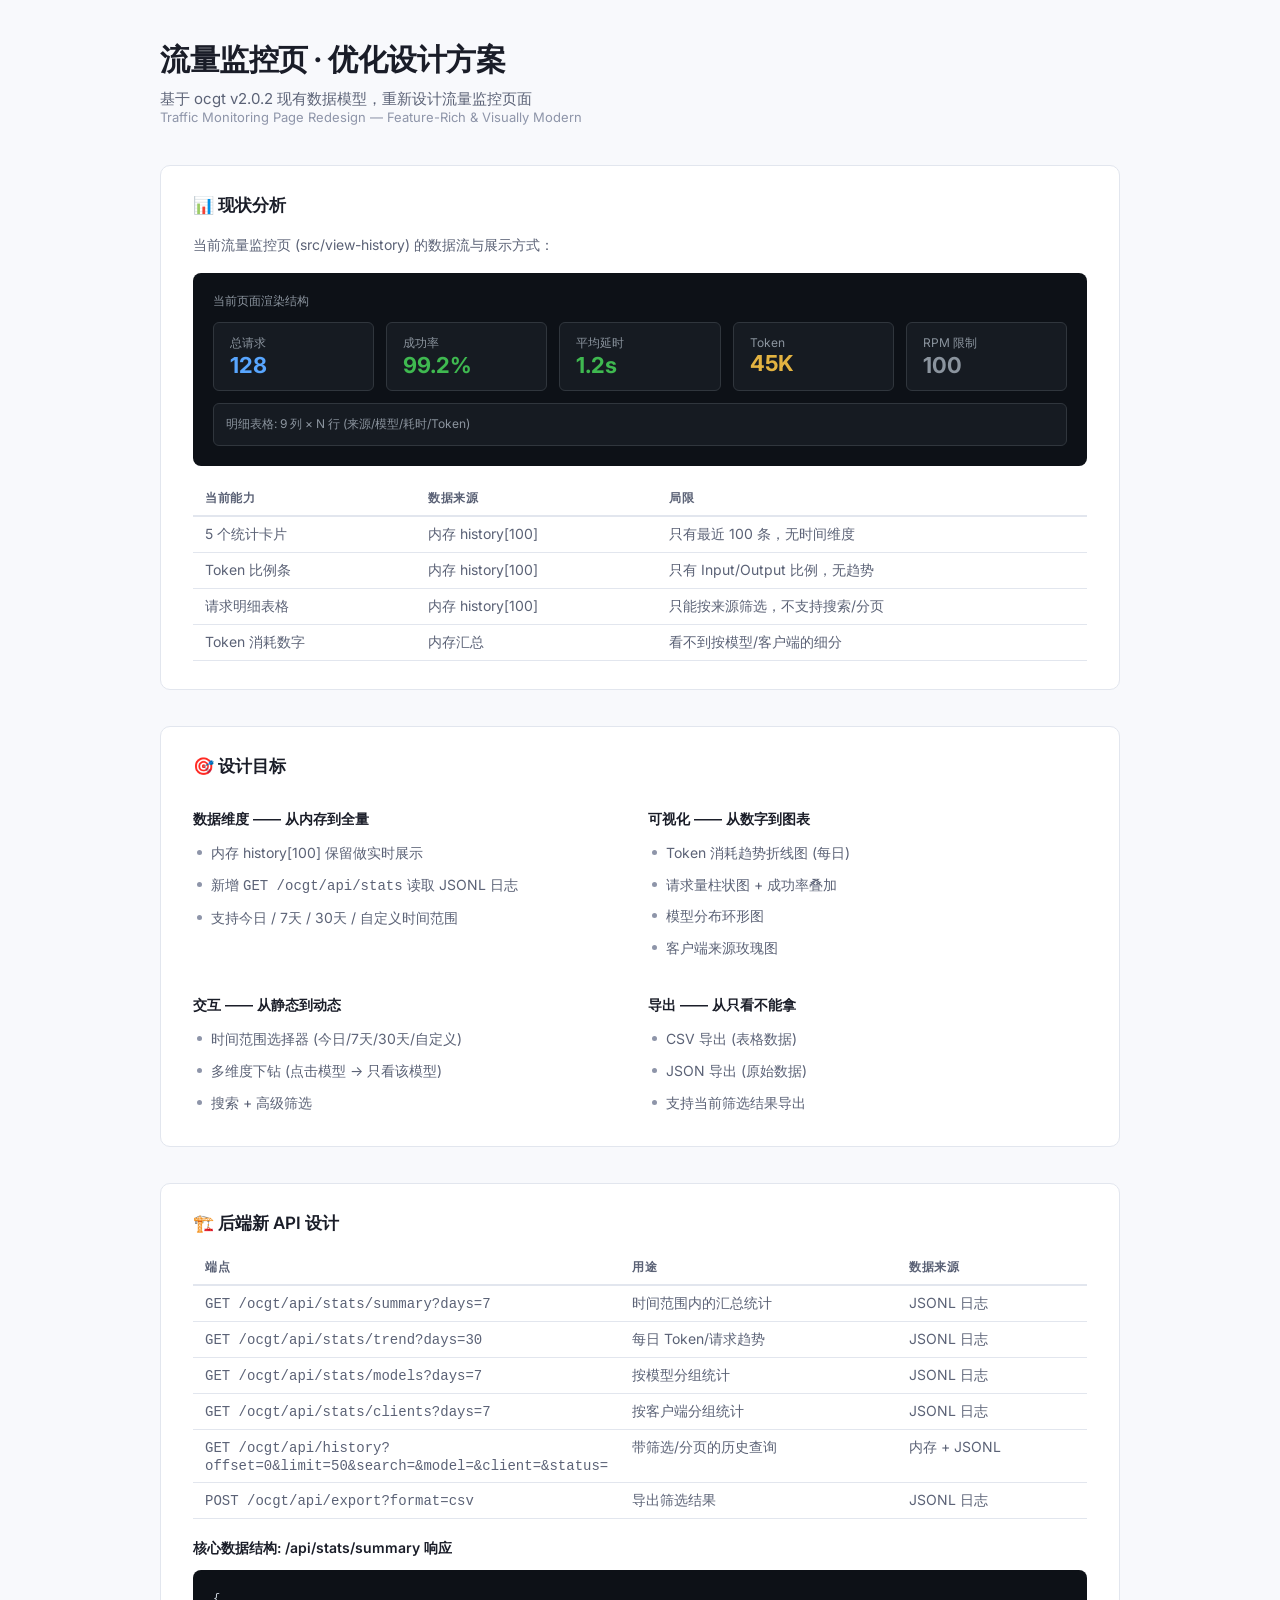
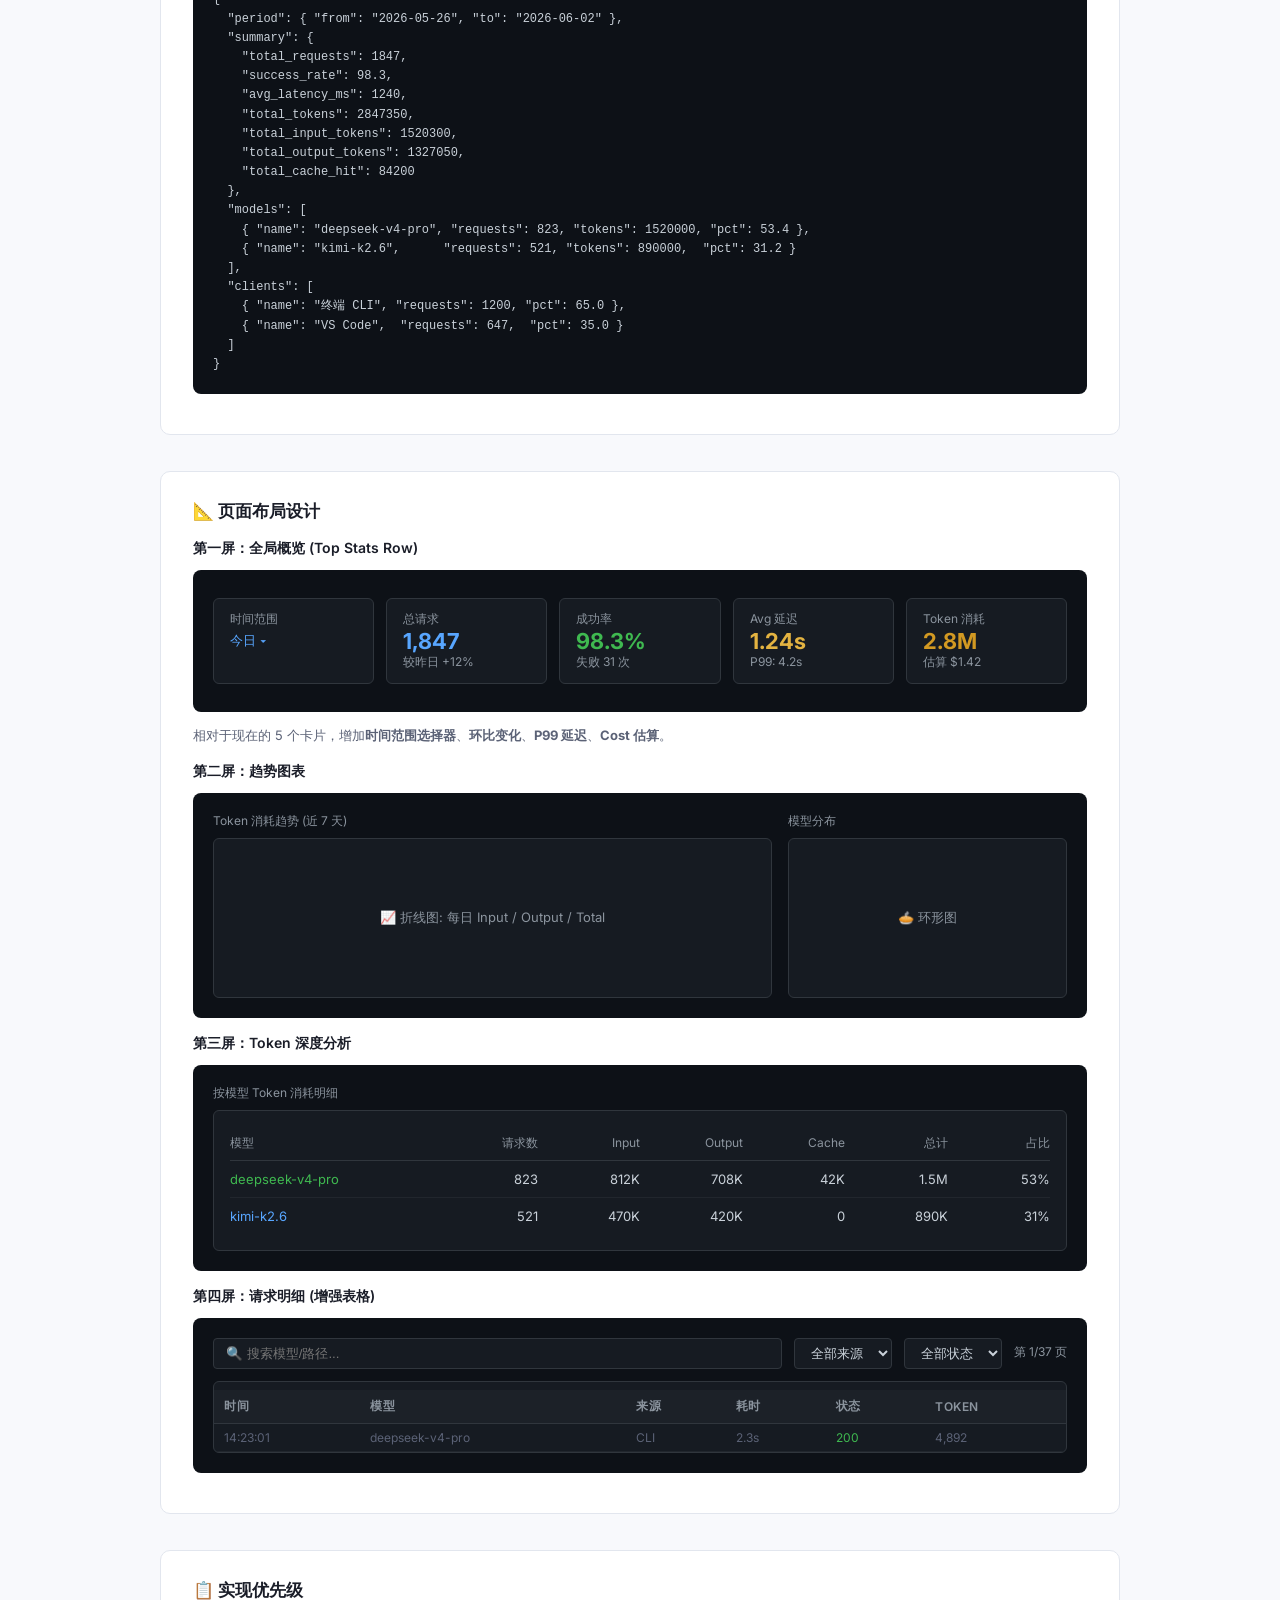
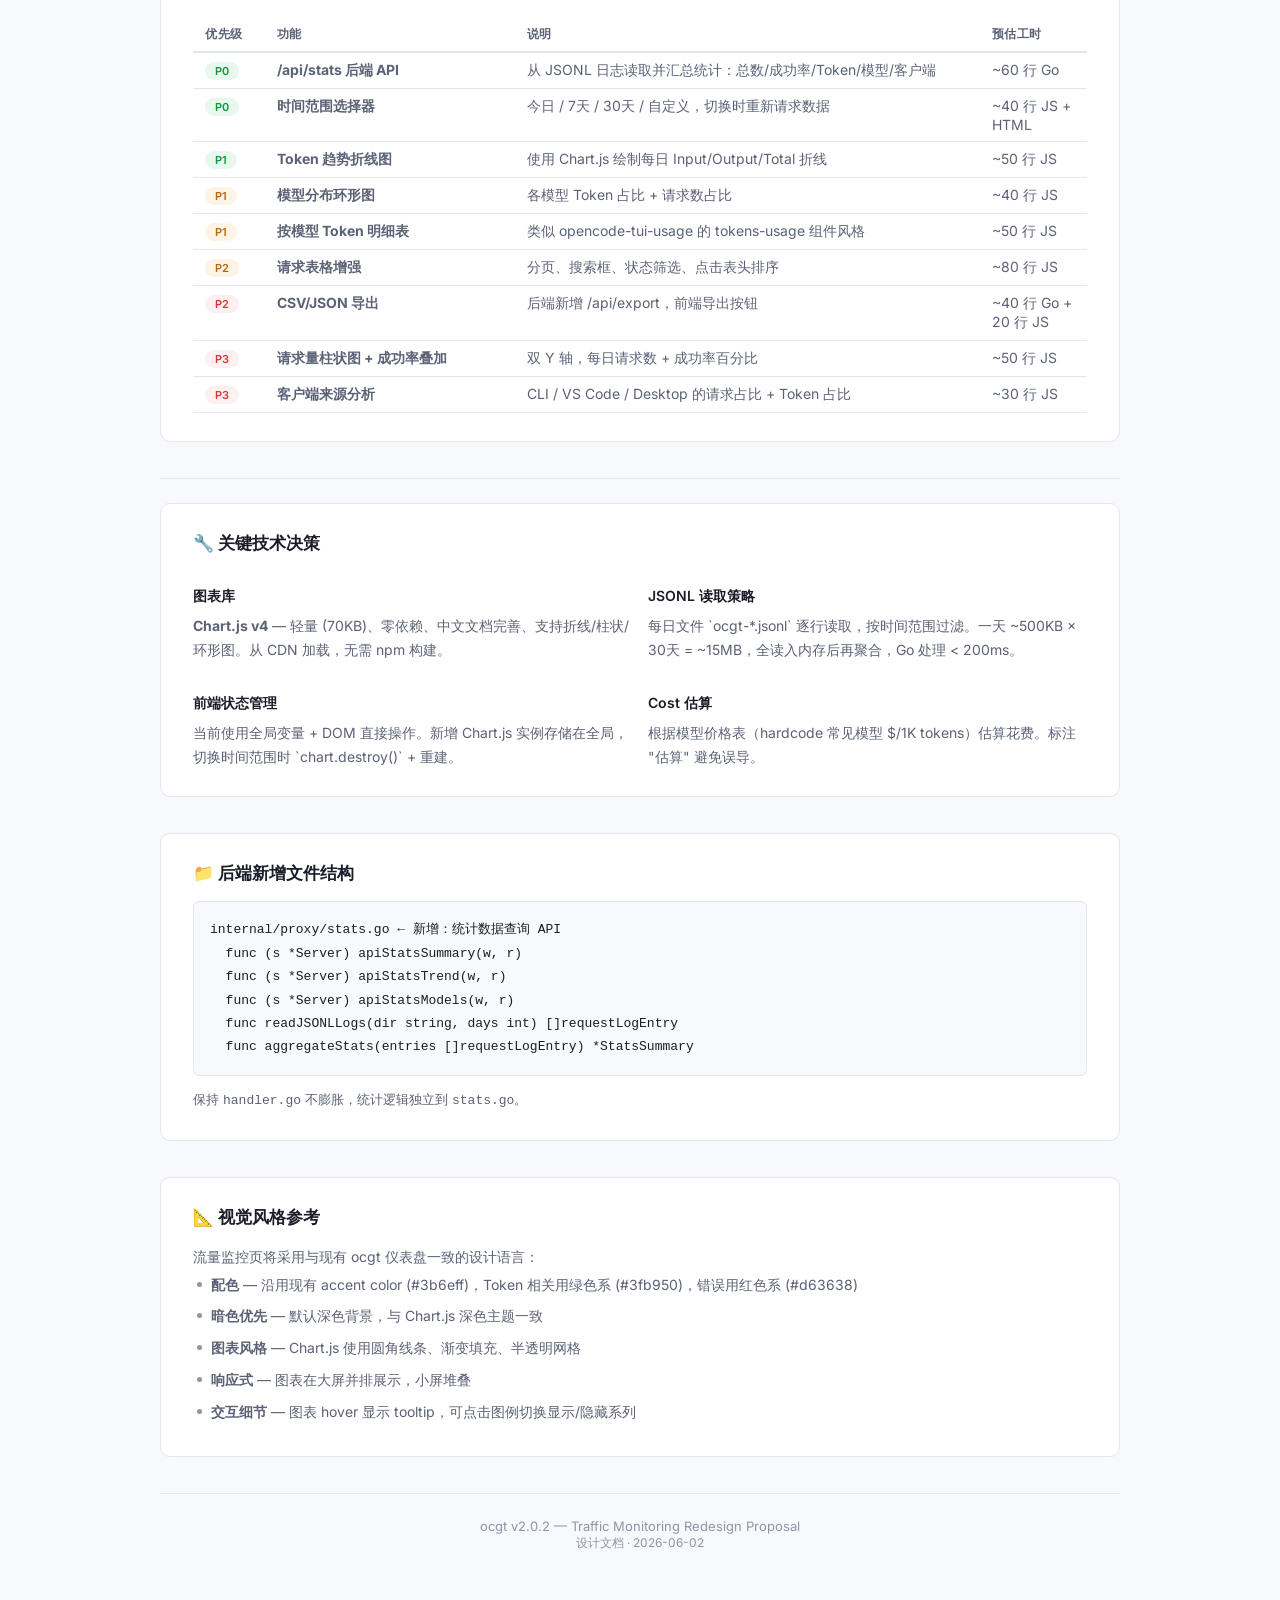
<file: 设计文档-流量监控页优化方案.html>
<!DOCTYPE html>
<html lang="zh-CN">
<head>
<meta charset="UTF-8">
<meta name="viewport" content="width=device-width, initial-scale=1.0">
<title>流量监控页 — 优化方案设计</title>
<link href="https://fonts.googleapis.com/css2?family=Inter:wght@400;500;600;700&display=swap" rel="stylesheet">
<style>
  * { margin:0; padding:0; box-sizing:border-box; }
  body { font-family:'Inter',-apple-system,'PingFang SC',sans-serif; background:#f8f9fc; color:#1a1d28; padding:40px 24px; -webkit-font-smoothing:antialiased; }
  .container { max-width:960px; margin:0 auto; }
  h1 { font-size:30px; font-weight:700; letter-spacing:-0.5px; margin-bottom:8px; }
  .subtitle { color:#5b6276; font-size:15px; margin-bottom:40px; }
  .subtitle span { display:block; color:#8e95a9; font-size:13px; }
  section { margin-bottom:36px; }
  .card { background:#fff; border:1px solid #e2e6ee; border-radius:10px; padding:28px 32px; margin-bottom:16px; }
  .card h2 { font-size:17px; font-weight:600; margin-bottom:16px; display:flex; align-items:center; gap:8px; }
  .card h2 .tag { font-size:11px; font-weight:600; padding:2px 10px; border-radius:10px; margin-left:8px; }
  .tag-frontend { background:#eef2ff; color:#3b6eff; }
  .tag-backend { background:#e8f8ee; color:#0f973d; }
  .tag-data { background:#fef4e6; color:#b8690f; }
  .card h3 { font-size:14px; font-weight:600; margin:16px 0 8px; }
  .card p, .card li { color:#5b6276; font-size:14px; line-height:1.7; }
  .card ul { list-style:none; padding:0; }
  .card li { padding:4px 0 4px 18px; position:relative; }
  .card li::before { content:''; position:absolute; left:4px; top:13px; width:5px; height:5px; border-radius:50%; background:#8e95a9; }
  .grid-2 { display:grid; grid-template-columns:1fr 1fr; gap:16px; }
  @media (max-width:640px) { .grid-2 { grid-template-columns:1fr; } }
  .mockup { background:#0d1117; border-radius:8px; padding:20px; margin:12px 0; font-size:13px; color:#c9d1d9; }
  .mockup .chart-area { height:160px; background:#161b22; border:1px solid #30363d; border-radius:6px; display:flex; align-items:center; justify-content:center; color:#8b949e; }
  .mockup .row { display:flex; gap:12px; margin:8px 0; }
  .mockup .box { background:#161b22; border:1px solid #30363d; border-radius:6px; padding:12px 16px; flex:1; }
  .mockup .box .num { font-size:22px; font-weight:700; color:#3fb950; }
  .mockup .box .lbl { font-size:12px; color:#8b949e; }
  table { width:100%; border-collapse:collapse; font-size:14px; margin-top:8px; }
  th { text-align:left; font-weight:600; color:#5b6276; font-size:12px; text-transform:uppercase; letter-spacing:0.5px; padding:8px 12px; border-bottom:2px solid #e2e6ee; }
  td { padding:8px 12px; border-bottom:1px solid #e2e6ee; color:#5b6276; vertical-align:top; }
  .badge { display:inline-block; font-size:11px; font-weight:600; padding:2px 10px; border-radius:10px; }
  .badge-easy { background:#e8f8ee; color:#0f973d; }
  .badge-medium { background:#fef4e6; color:#b8690f; }
  .badge-hard { background:#fcf0f1; color:#d63638; }
  .sep { border:0; border-top:1px solid #e2e6ee; margin:24px 0; }
  footer { text-align:center; padding:24px 0; color:#8e95a9; font-size:13px; border-top:1px solid #e2e6ee; }
  @media (prefers-color-scheme:dark) {
    body { background:#0d1117; color:#e6edf3; }
    .card { background:#161b22; border-color:#30363d; }
    .card p, .card li { color:#8b949e; }
    th { color:#8b949e; border-bottom-color:#30363d; }
    td { border-bottom-color:#30363d; color:#8b949e; }
    .tag-frontend { background:#1a2333; }
    .tag-backend { background:#132b1f; }
    .tag-data { background:#2a1f0e; }
    .sep { border-top-color:#30363d; }
  }
</style>
</head>
<body>
<div class="container">
  <h1>流量监控页 · 优化设计方案</h1>
  <p class="subtitle">基于 ocgt v2.0.2 现有数据模型，重新设计流量监控页面<span>Traffic Monitoring Page Redesign — Feature-Rich &amp; Visually Modern</span></p>

  <section>
    <div class="card">
      <h2>📊 现状分析</h2>
      <p>当前流量监控页 (src/view-history) 的数据流与展示方式：</p>
      <div class="mockup" style="margin:16px 0;">
        <div style="font-size:12px;color:#8b949e;margin-bottom:12px;">当前页面渲染结构</div>
        <div class="row">
          <div class="box"><div class="lbl">总请求</div><div class="num" style="color:#58a6ff;">128</div></div>
          <div class="box"><div class="lbl">成功率</div><div class="num" style="color:#3fb950;">99.2%</div></div>
          <div class="box"><div class="lbl">平均延时</div><div class="num">1.2s</div></div>
          <div class="box"><div class="lbl">Token</div><div class="num" style="color:#e3b341;">45K</div></div>
          <div class="box"><div class="lbl">RPM 限制</div><div class="num" style="color:#8b949e;">100</div></div>
        </div>
        <div style="margin-top:12px;padding:12px;background:#161b22;border:1px solid #30363d;border-radius:6px;">
          <div style="font-size:12px;color:#8b949e;">明细表格: 9 列 × N 行 (来源/模型/耗时/Token)</div>
        </div>
      </div>
      <table>
        <tr><th>当前能力</th><th>数据来源</th><th>局限</th></tr>
        <tr><td>5 个统计卡片</td><td>内存 history[100]</td><td>只有最近 100 条，无时间维度</td></tr>
        <tr><td>Token 比例条</td><td>内存 history[100]</td><td>只有 Input/Output 比例，无趋势</td></tr>
        <tr><td>请求明细表格</td><td>内存 history[100]</td><td>只能按来源筛选，不支持搜索/分页</td></tr>
        <tr><td>Token 消耗数字</td><td>内存汇总</td><td>看不到按模型/客户端的细分</td></tr>
      </table>
    </div>
  </section>

  <section>
    <div class="card">
      <h2>🎯 设计目标</h2>
      <div class="grid-2">
        <div>
          <h3>数据维度 —— 从内存到全量</h3>
          <ul>
            <li>内存 history[100] 保留做实时展示</li>
            <li>新增 <code>GET /ocgt/api/stats</code> 读取 JSONL 日志</li>
            <li>支持今日 / 7天 / 30天 / 自定义时间范围</li>
          </ul>
        </div>
        <div>
          <h3>可视化 —— 从数字到图表</h3>
          <ul>
            <li>Token 消耗趋势折线图 (每日)</li>
            <li>请求量柱状图 + 成功率叠加</li>
            <li>模型分布环形图</li>
            <li>客户端来源玫瑰图</li>
          </ul>
        </div>
        <div>
          <h3>交互 —— 从静态到动态</h3>
          <ul>
            <li>时间范围选择器 (今日/7天/30天/自定义)</li>
            <li>多维度下钻 (点击模型 → 只看该模型)</li>
            <li>搜索 + 高级筛选</li>
          </ul>
        </div>
        <div>
          <h3>导出 —— 从只看不能拿</h3>
          <ul>
            <li>CSV 导出 (表格数据)</li>
            <li>JSON 导出 (原始数据)</li>
            <li>支持当前筛选结果导出</li>
          </ul>
        </div>
      </div>
    </div>
  </section>

  <section>
    <div class="card">
      <h2>🏗️ 后端新 API 设计</h2>
      <table>
        <tr><th style="width:35%">端点</th><th>用途</th><th>数据来源</th></tr>
        <tr><td><code>GET /ocgt/api/stats/summary?days=7</code></td><td>时间范围内的汇总统计</td><td>JSONL 日志</td></tr>
        <tr><td><code>GET /ocgt/api/stats/trend?days=30</code></td><td>每日 Token/请求趋势</td><td>JSONL 日志</td></tr>
        <tr><td><code>GET /ocgt/api/stats/models?days=7</code></td><td>按模型分组统计</td><td>JSONL 日志</td></tr>
        <tr><td><code>GET /ocgt/api/stats/clients?days=7</code></td><td>按客户端分组统计</td><td>JSONL 日志</td></tr>
        <tr><td><code>GET /ocgt/api/history?offset=0&limit=50&search=&model=&client=&status=</code></td><td>带筛选/分页的历史查询</td><td>内存 + JSONL</td></tr>
        <tr><td><code>POST /ocgt/api/export?format=csv</code></td><td>导出筛选结果</td><td>JSONL 日志</td></tr>
      </table>

      <h3 style="margin-top:20px;">核心数据结构: /api/stats/summary 响应</h3>
      <div class="mockup">
        <pre style="font-size:12px;line-height:1.6;color:#c9d1d9;">{
  "period": { "from": "2026-05-26", "to": "2026-06-02" },
  "summary": {
    "total_requests": 1847,
    "success_rate": 98.3,
    "avg_latency_ms": 1240,
    "total_tokens": 2847350,
    "total_input_tokens": 1520300,
    "total_output_tokens": 1327050,
    "total_cache_hit": 84200
  },
  "models": [
    { "name": "deepseek-v4-pro", "requests": 823, "tokens": 1520000, "pct": 53.4 },
    { "name": "kimi-k2.6",      "requests": 521, "tokens": 890000,  "pct": 31.2 }
  ],
  "clients": [
    { "name": "终端 CLI", "requests": 1200, "pct": 65.0 },
    { "name": "VS Code",  "requests": 647,  "pct": 35.0 }
  ]
}</pre>
      </div>
    </div>
  </section>

  <section>
    <div class="card">
      <h2>📐 页面布局设计</h2>

      <h3>第一屏：全局概览 (Top Stats Row)</h3>
      <div class="mockup">
        <div class="row">
          <div class="box"><div class="lbl">时间范围</div><div style="font-size:13px;color:#58a6ff;margin-top:4px;">今日 ▾</div></div>
          <div class="box"><div class="lbl">总请求</div><div class="num" style="color:#58a6ff;">1,847</div><div class="lbl">较昨日 +12%</div></div>
          <div class="box"><div class="lbl">成功率</div><div class="num" style="color:#3fb950;">98.3%</div><div class="lbl">失败 31 次</div></div>
          <div class="box"><div class="lbl">Avg 延迟</div><div class="num" style="color:#e3b341;">1.24s</div><div class="lbl">P99: 4.2s</div></div>
          <div class="box"><div class="lbl">Token 消耗</div><div class="num" style="color:#d29922;">2.8M</div><div class="lbl">估算 $1.42</div></div>
        </div>
      </div>
      <p style="margin-top:8px;font-size:13px;">相对于现在的 5 个卡片，增加<strong>时间范围选择器</strong>、<strong>环比变化</strong>、<strong>P99 延迟</strong>、<strong>Cost 估算</strong>。</p>

      <h3>第二屏：趋势图表</h3>
      <div class="mockup">
        <div style="display:flex;gap:16px;">
          <div style="flex:2;">
            <div style="font-size:12px;color:#8b949e;margin-bottom:8px;">Token 消耗趋势 (近 7 天)</div>
            <div class="chart-area">📈 折线图: 每日 Input / Output / Total</div>
          </div>
          <div style="flex:1;">
            <div style="font-size:12px;color:#8b949e;margin-bottom:8px;">模型分布</div>
            <div class="chart-area" style="height:160px;">🥧 环形图</div>
          </div>
        </div>
      </div>

      <h3>第三屏：Token 深度分析</h3>
      <div class="mockup">
        <div style="font-size:12px;color:#8b949e;margin-bottom:8px;">按模型 Token 消耗明细</div>
        <div style="background:#161b22;border:1px solid #30363d;border-radius:6px;padding:16px;">
          <div style="display:flex;justify-content:space-between;padding:8px 0;border-bottom:1px solid #30363d;font-size:12px;color:#8b949e;">
            <span style="flex:2;">模型</span><span style="flex:1;text-align:right;">请求数</span><span style="flex:1;text-align:right;">Input</span><span style="flex:1;text-align:right;">Output</span><span style="flex:1;text-align:right;">Cache</span><span style="flex:1;text-align:right;">总计</span><span style="flex:1;text-align:right;">占比</span>
          </div>
          <div style="display:flex;justify-content:space-between;padding:10px 0;border-bottom:1px solid #21262d;font-size:13px;">
            <span style="flex:2;color:#3fb950;">deepseek-v4-pro</span><span style="flex:1;text-align:right;">823</span><span style="flex:1;text-align:right;">812K</span><span style="flex:1;text-align:right;">708K</span><span style="flex:1;text-align:right;">42K</span><span style="flex:1;text-align:right;">1.5M</span><span style="flex:1;text-align:right;">53%</span>
          </div>
          <div style="display:flex;justify-content:space-between;padding:10px 0;font-size:13px;">
            <span style="flex:2;color:#58a6ff;">kimi-k2.6</span><span style="flex:1;text-align:right;">521</span><span style="flex:1;text-align:right;">470K</span><span style="flex:1;text-align:right;">420K</span><span style="flex:1;text-align:right;">0</span><span style="flex:1;text-align:right;">890K</span><span style="flex:1;text-align:right;">31%</span>
          </div>
        </div>
      </div>

      <h3>第四屏：请求明细 (增强表格)</h3>
      <div class="mockup" style="margin-bottom:12px;">
        <div style="display:flex;gap:12px;margin-bottom:12px;flex-wrap:wrap;">
          <input placeholder="🔍 搜索模型/路径..." style="flex:1;min-width:200px;padding:6px 12px;background:#161b22;border:1px solid #30363d;border-radius:4px;color:#c9d1d9;">
          <select style="padding:6px 12px;background:#161b22;border:1px solid #30363d;border-radius:4px;color:#c9d1d9;"><option>全部来源</option></select>
          <select style="padding:6px 12px;background:#161b22;border:1px solid #30363d;border-radius:4px;color:#c9d1d9;"><option>全部状态</option></select>
          <span style="font-size:12px;color:#8b949e;padding:6px 0;">第 1/37 页</span>
        </div>
        <div style="background:#161b22;border:1px solid #30363d;border-radius:6px;overflow:hidden;">
          <table style="width:100%;font-size:12px;border-collapse:collapse;">
            <tr style="background:#1c2128;"><th style="padding:8px 10px;color:#8b949e;border-bottom:1px solid #30363d;">时间</th><th style="padding:8px 10px;color:#8b949e;border-bottom:1px solid #30363d;">模型</th><th style="padding:8px 10px;color:#8b949e;border-bottom:1px solid #30363d;">来源</th><th style="padding:8px 10px;color:#8b949e;border-bottom:1px solid #30363d;">耗时</th><th style="padding:8px 10px;color:#8b949e;border-bottom:1px solid #30363d;">状态</th><th style="padding:8px 10px;color:#8b949e;border-bottom:1px solid #30363d;">Token</th></tr>
            <tr><td style="padding:6px 10px;border-bottom:1px solid #21262d;">14:23:01</td><td style="padding:6px 10px;border-bottom:1px solid #21262d;">deepseek-v4-pro</td><td style="padding:6px 10px;border-bottom:1px solid #21262d;">CLI</td><td style="padding:6px 10px;border-bottom:1px solid #21262d;">2.3s</td><td style="padding:6px 10px;border-bottom:1px solid #21262d;"><span style="color:#3fb950;">200</span></td><td style="padding:6px 10px;border-bottom:1px solid #21262d;">4,892</td></tr>
          </table>
        </div>
      </div>
    </div>
  </section>

  <section>
    <div class="card">
      <h2>📋 实现优先级</h2>
      <table>
        <tr><th style="width:8%">优先级</th><th style="width:28%">功能</th><th>说明</th><th style="width:12%">预估工时</th></tr>
        <tr>
          <td><span class="badge badge-easy">P0</span></td>
          <td><strong>/api/stats 后端 API</strong></td>
          <td>从 JSONL 日志读取并汇总统计：总数/成功率/Token/模型/客户端</td>
          <td>~60 行 Go</td>
        </tr>
        <tr>
          <td><span class="badge badge-easy">P0</span></td>
          <td><strong>时间范围选择器</strong></td>
          <td>今日 / 7天 / 30天 / 自定义，切换时重新请求数据</td>
          <td>~40 行 JS + HTML</td>
        </tr>
        <tr>
          <td><span class="badge badge-easy">P1</span></td>
          <td><strong>Token 趋势折线图</strong></td>
          <td>使用 Chart.js 绘制每日 Input/Output/Total 折线</td>
          <td>~50 行 JS</td>
        </tr>
        <tr>
          <td><span class="badge badge-medium">P1</span></td>
          <td><strong>模型分布环形图</strong></td>
          <td>各模型 Token 占比 + 请求数占比</td>
          <td>~40 行 JS</td>
        </tr>
        <tr>
          <td><span class="badge badge-medium">P1</span></td>
          <td><strong>按模型 Token 明细表</strong></td>
          <td>类似 opencode-tui-usage 的 tokens-usage 组件风格</td>
          <td>~50 行 JS</td>
        </tr>
        <tr>
          <td><span class="badge badge-medium">P2</span></td>
          <td><strong>请求表格增强</strong></td>
          <td>分页、搜索框、状态筛选、点击表头排序</td>
          <td>~80 行 JS</td>
        </tr>
        <tr>
          <td><span class="badge badge-hard">P2</span></td>
          <td><strong>CSV/JSON 导出</strong></td>
          <td>后端新增 /api/export，前端导出按钮</td>
          <td>~40 行 Go + 20 行 JS</td>
        </tr>
        <tr>
          <td><span class="badge badge-hard">P3</span></td>
          <td><strong>请求量柱状图 + 成功率叠加</strong></td>
          <td>双 Y 轴，每日请求数 + 成功率百分比</td>
          <td>~50 行 JS</td>
        </tr>
        <tr>
          <td><span class="badge badge-hard">P3</span></td>
          <td><strong>客户端来源分析</strong></td>
          <td>CLI / VS Code / Desktop 的请求占比 + Token 占比</td>
          <td>~30 行 JS</td>
        </tr>
      </table>
    </div>
  </section>

  <hr class="sep">

  <section>
    <div class="card">
      <h2>🔧 关键技术决策</h2>
      <div class="grid-2">
        <div>
          <h3>图表库</h3>
          <p><strong>Chart.js v4</strong> — 轻量 (70KB)、零依赖、中文文档完善、支持折线/柱状/环形图。从 CDN 加载，无需 npm 构建。</p>
        </div>
        <div>
          <h3>JSONL 读取策略</h3>
          <p>每日文件 `ocgt-*.jsonl` 逐行读取，按时间范围过滤。一天 ~500KB × 30天 = ~15MB，全读入内存后再聚合，Go 处理 < 200ms。</p>
        </div>
        <div>
          <h3>前端状态管理</h3>
          <p>当前使用全局变量 + DOM 直接操作。新增 Chart.js 实例存储在全局，切换时间范围时 `chart.destroy()` + 重建。</p>
        </div>
        <div>
          <h3>Cost 估算</h3>
          <p>根据模型价格表（hardcode 常见模型 $/1K tokens）估算花费。标注 "估算" 避免误导。</p>
        </div>
      </div>
    </div>
  </section>

  <section>
    <div class="card">
      <h2>📁 后端新增文件结构</h2>
      <div style="background:#f8f9fc;border:1px solid #e2e6ee;border-radius:6px;padding:16px;font-family:monospace;font-size:13px;line-height:1.8;">
        internal/proxy/stats.go  ← 新增：统计数据查询 API<br>
        &nbsp;&nbsp;func (s *Server) apiStatsSummary(w, r)<br>
        &nbsp;&nbsp;func (s *Server) apiStatsTrend(w, r)<br>
        &nbsp;&nbsp;func (s *Server) apiStatsModels(w, r)<br>
        &nbsp;&nbsp;func readJSONLLogs(dir string, days int) []requestLogEntry<br>
        &nbsp;&nbsp;func aggregateStats(entries []requestLogEntry) *StatsSummary
      </div>
      <p style="margin-top:12px;font-size:13px;">保持 <code>handler.go</code> 不膨胀，统计逻辑独立到 <code>stats.go</code>。</p>
    </div>
  </section>

  <section>
    <div class="card">
      <h2>📐 视觉风格参考</h2>
      <p>流量监控页将采用与现有 ocgt 仪表盘一致的设计语言：</p>
      <ul>
        <li><strong>配色</strong> — 沿用现有 accent color (#3b6eff)，Token 相关用绿色系 (#3fb950)，错误用红色系 (#d63638)</li>
        <li><strong>暗色优先</strong> — 默认深色背景，与 Chart.js 深色主题一致</li>
        <li><strong>图表风格</strong> — Chart.js 使用圆角线条、渐变填充、半透明网格</li>
        <li><strong>响应式</strong> — 图表在大屏并排展示，小屏堆叠</li>
        <li><strong>交互细节</strong> — 图表 hover 显示 tooltip，可点击图例切换显示/隐藏系列</li>
      </ul>
    </div>
  </section>

<footer>
  ocgt v2.0.2 — Traffic Monitoring Redesign Proposal<br>
  <span style="font-size:12px;">设计文档 · 2026-06-02</span>
</footer>

</div>
</body>
</html>
</file>
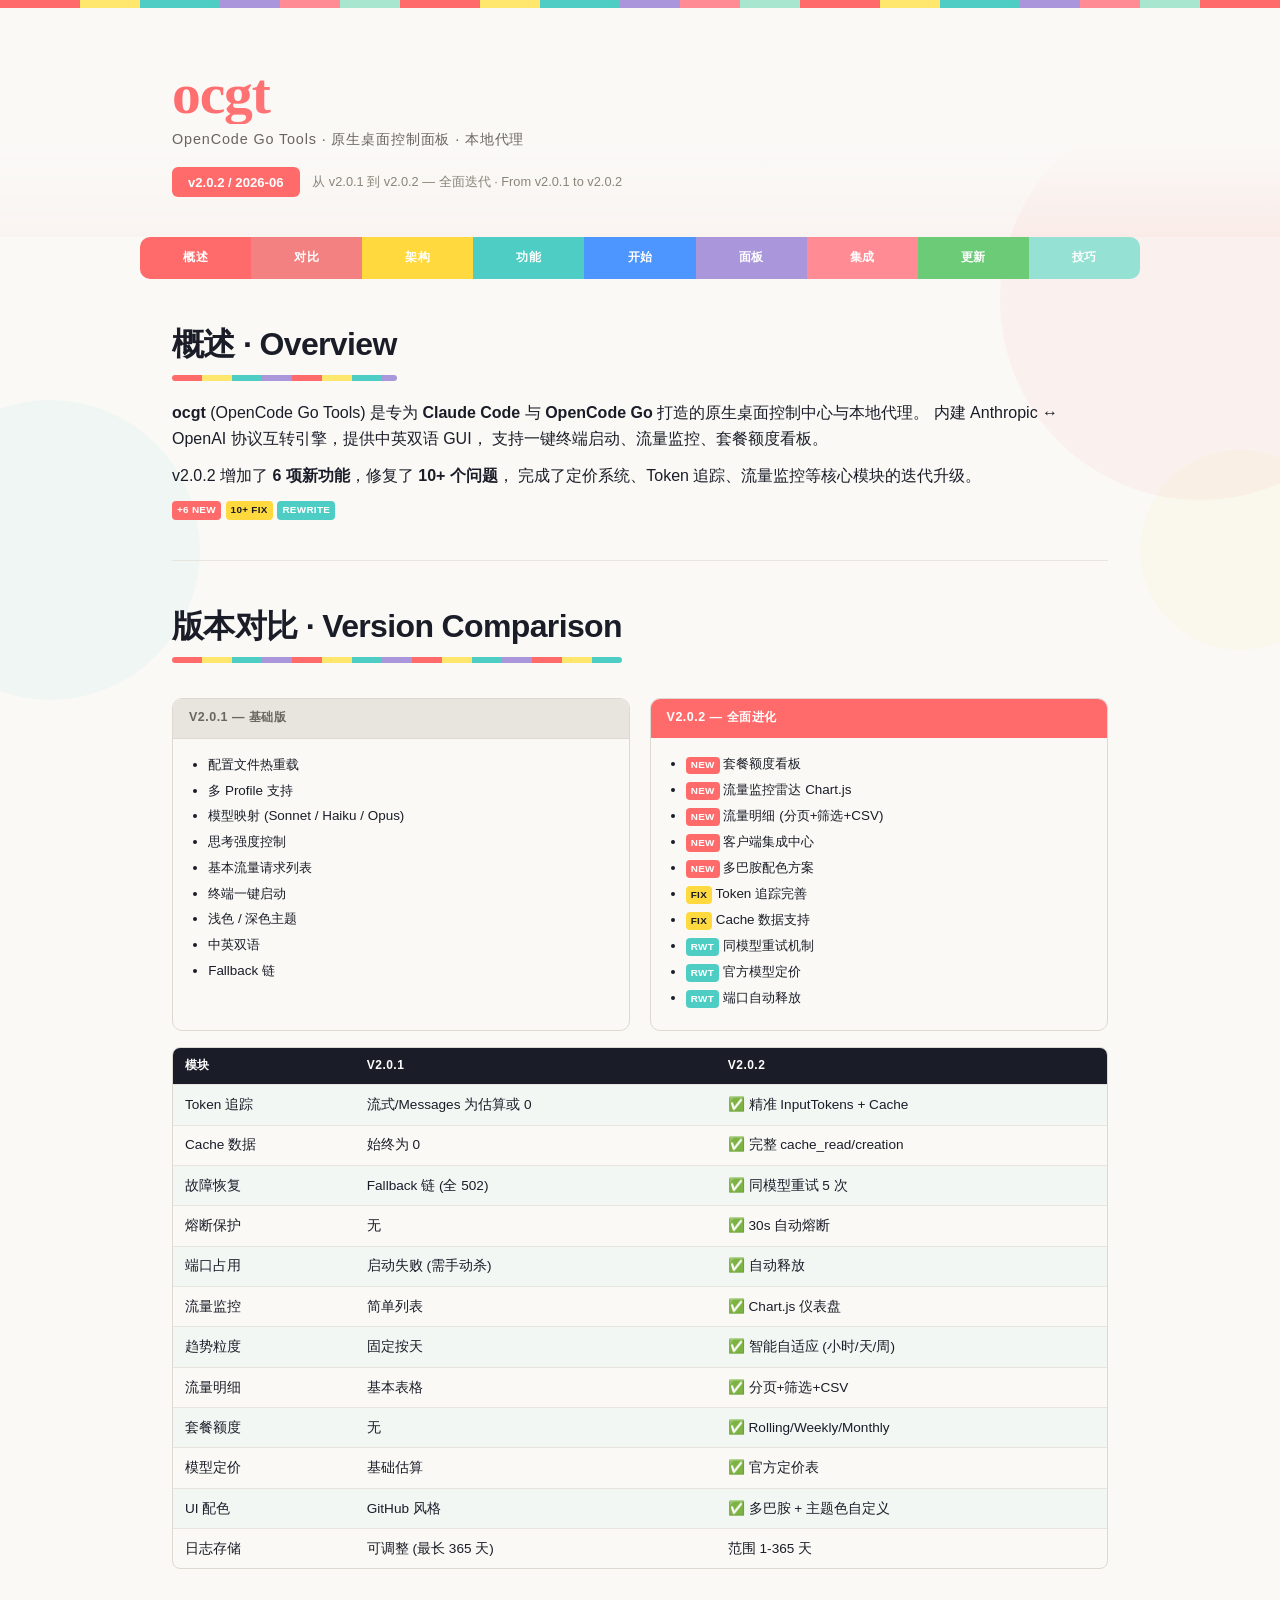
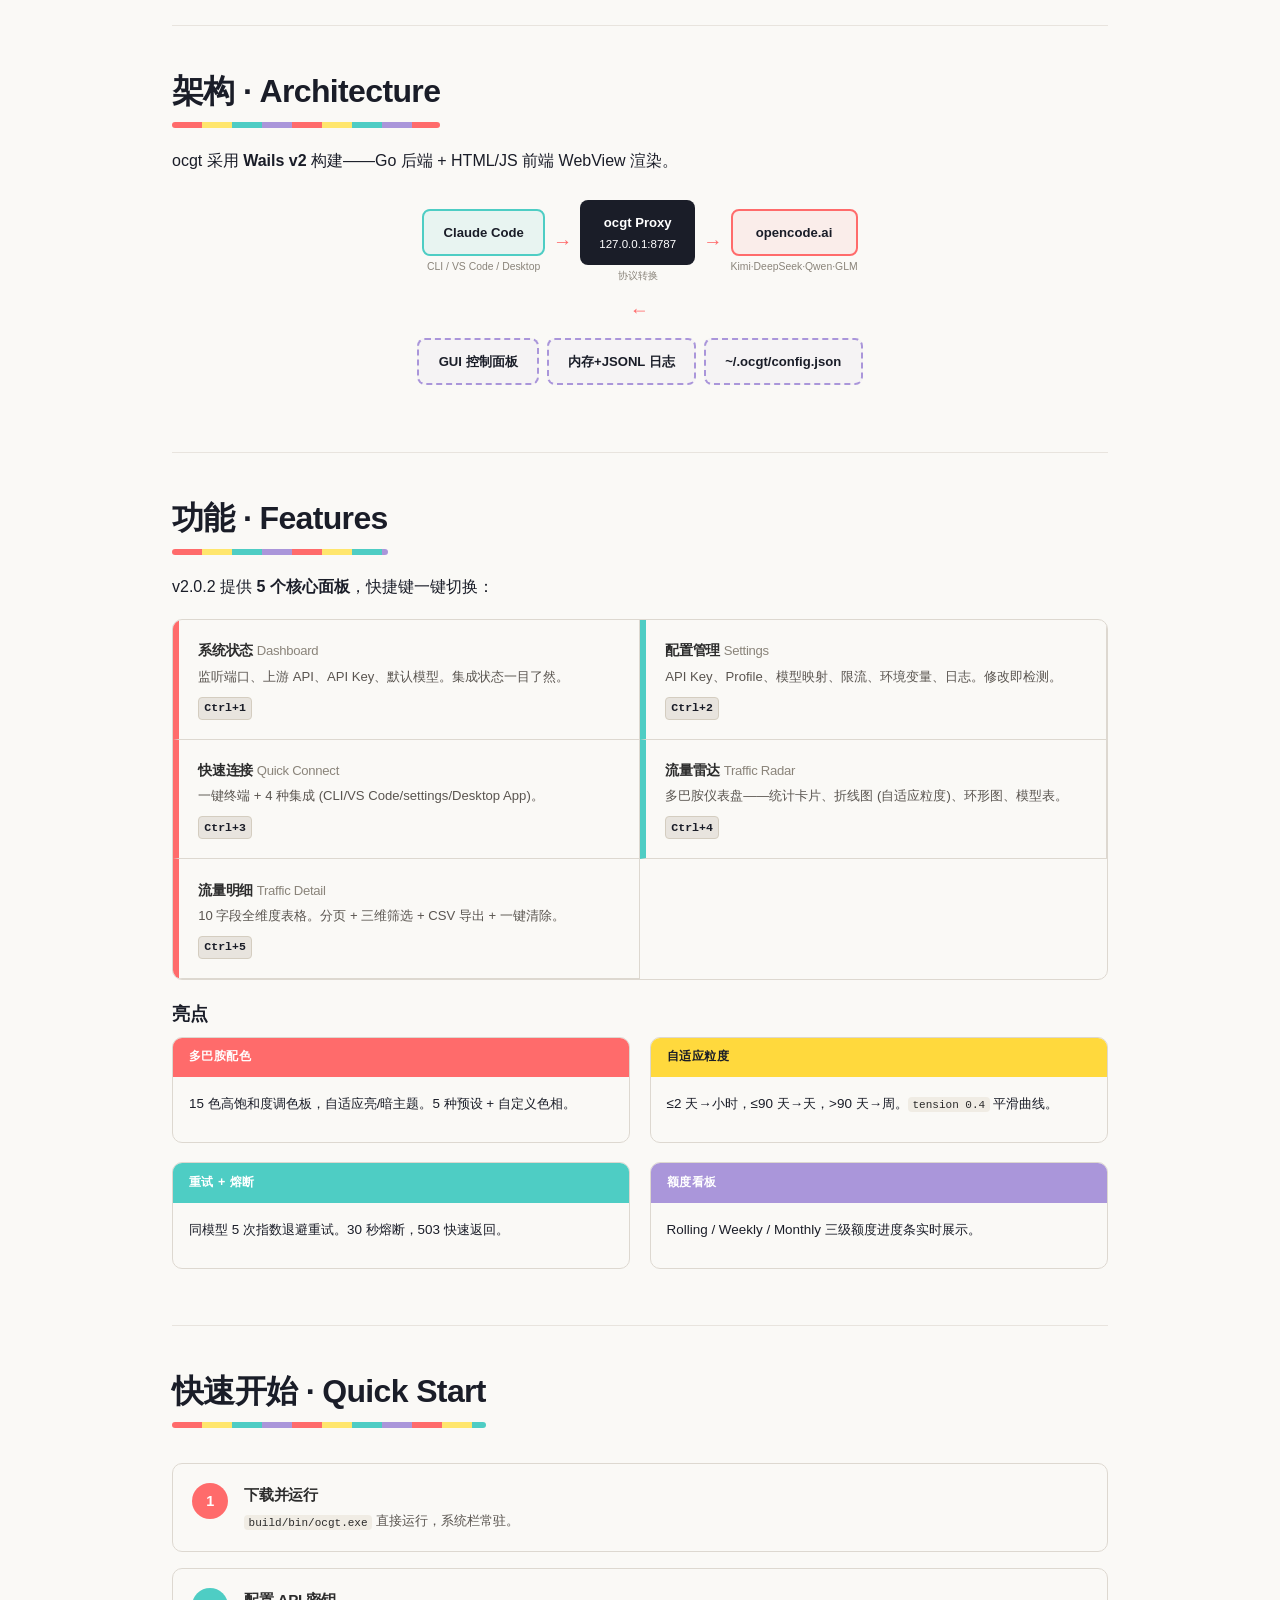
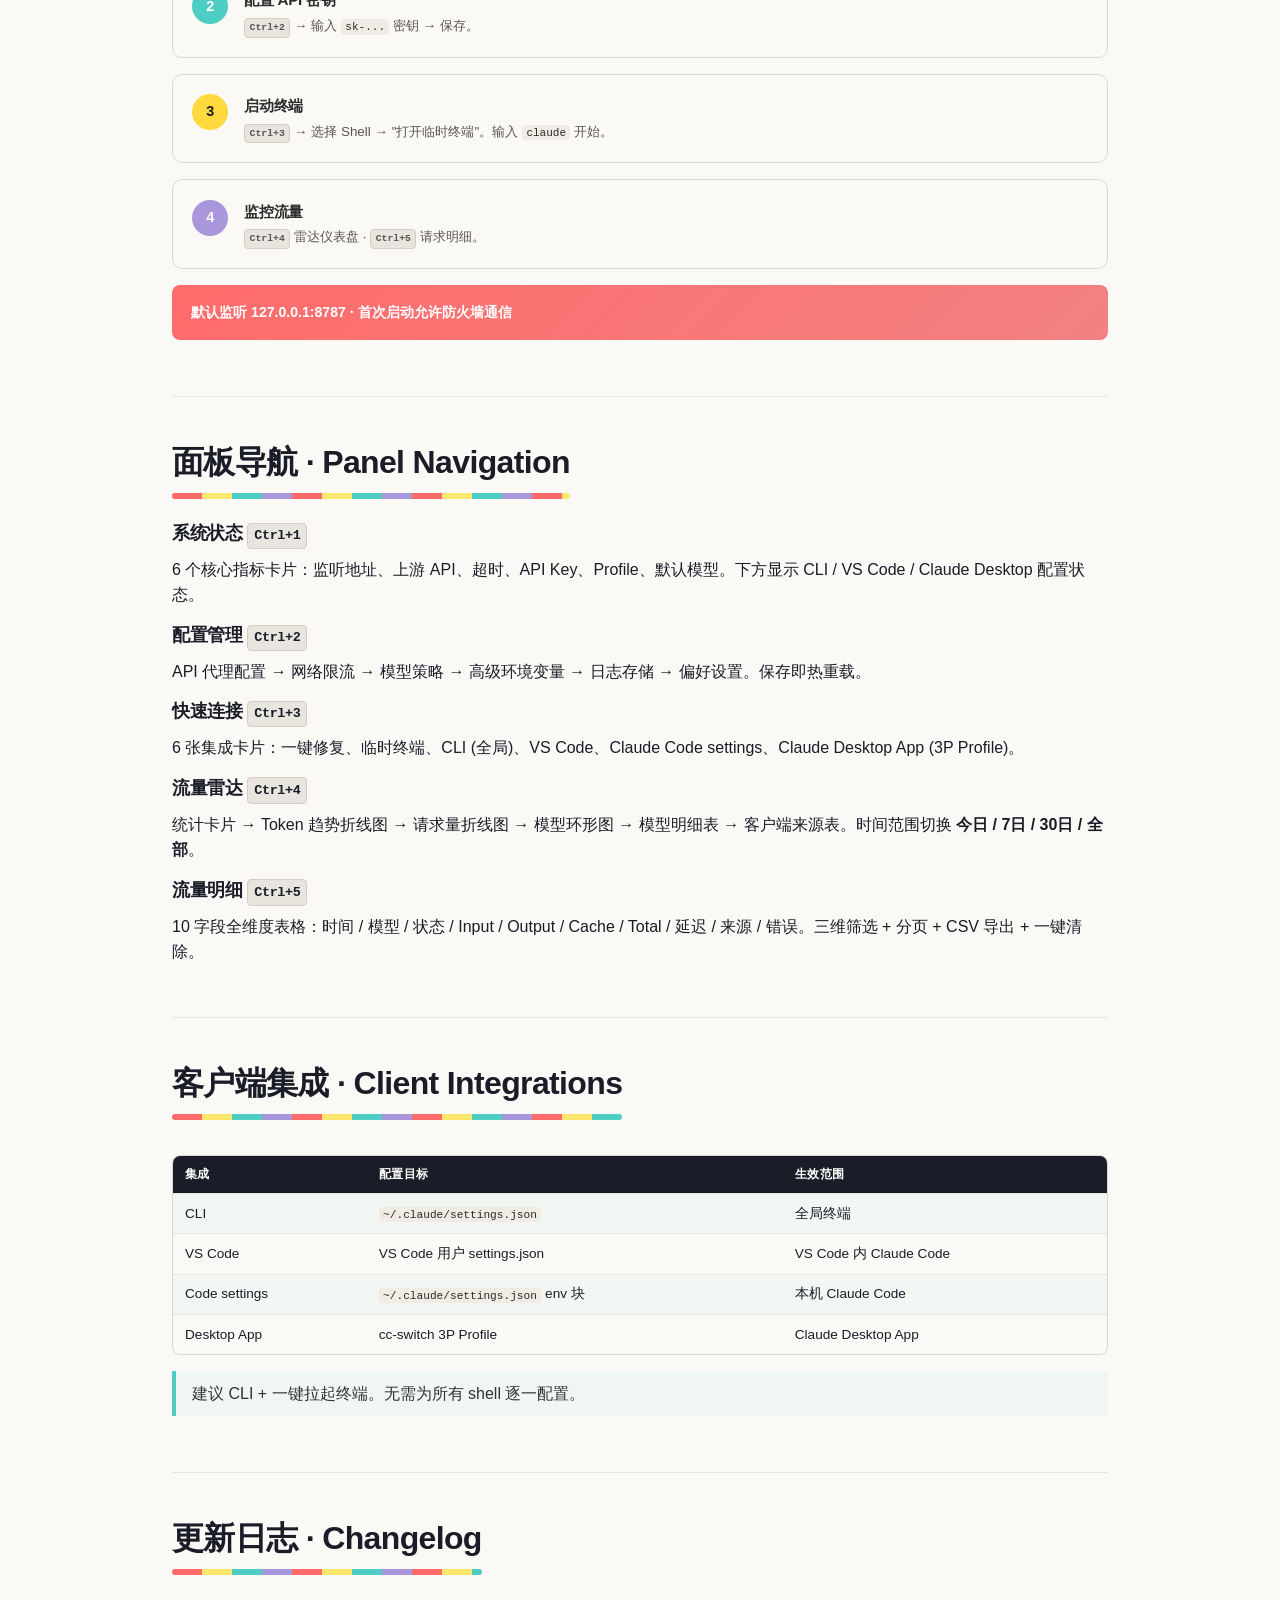
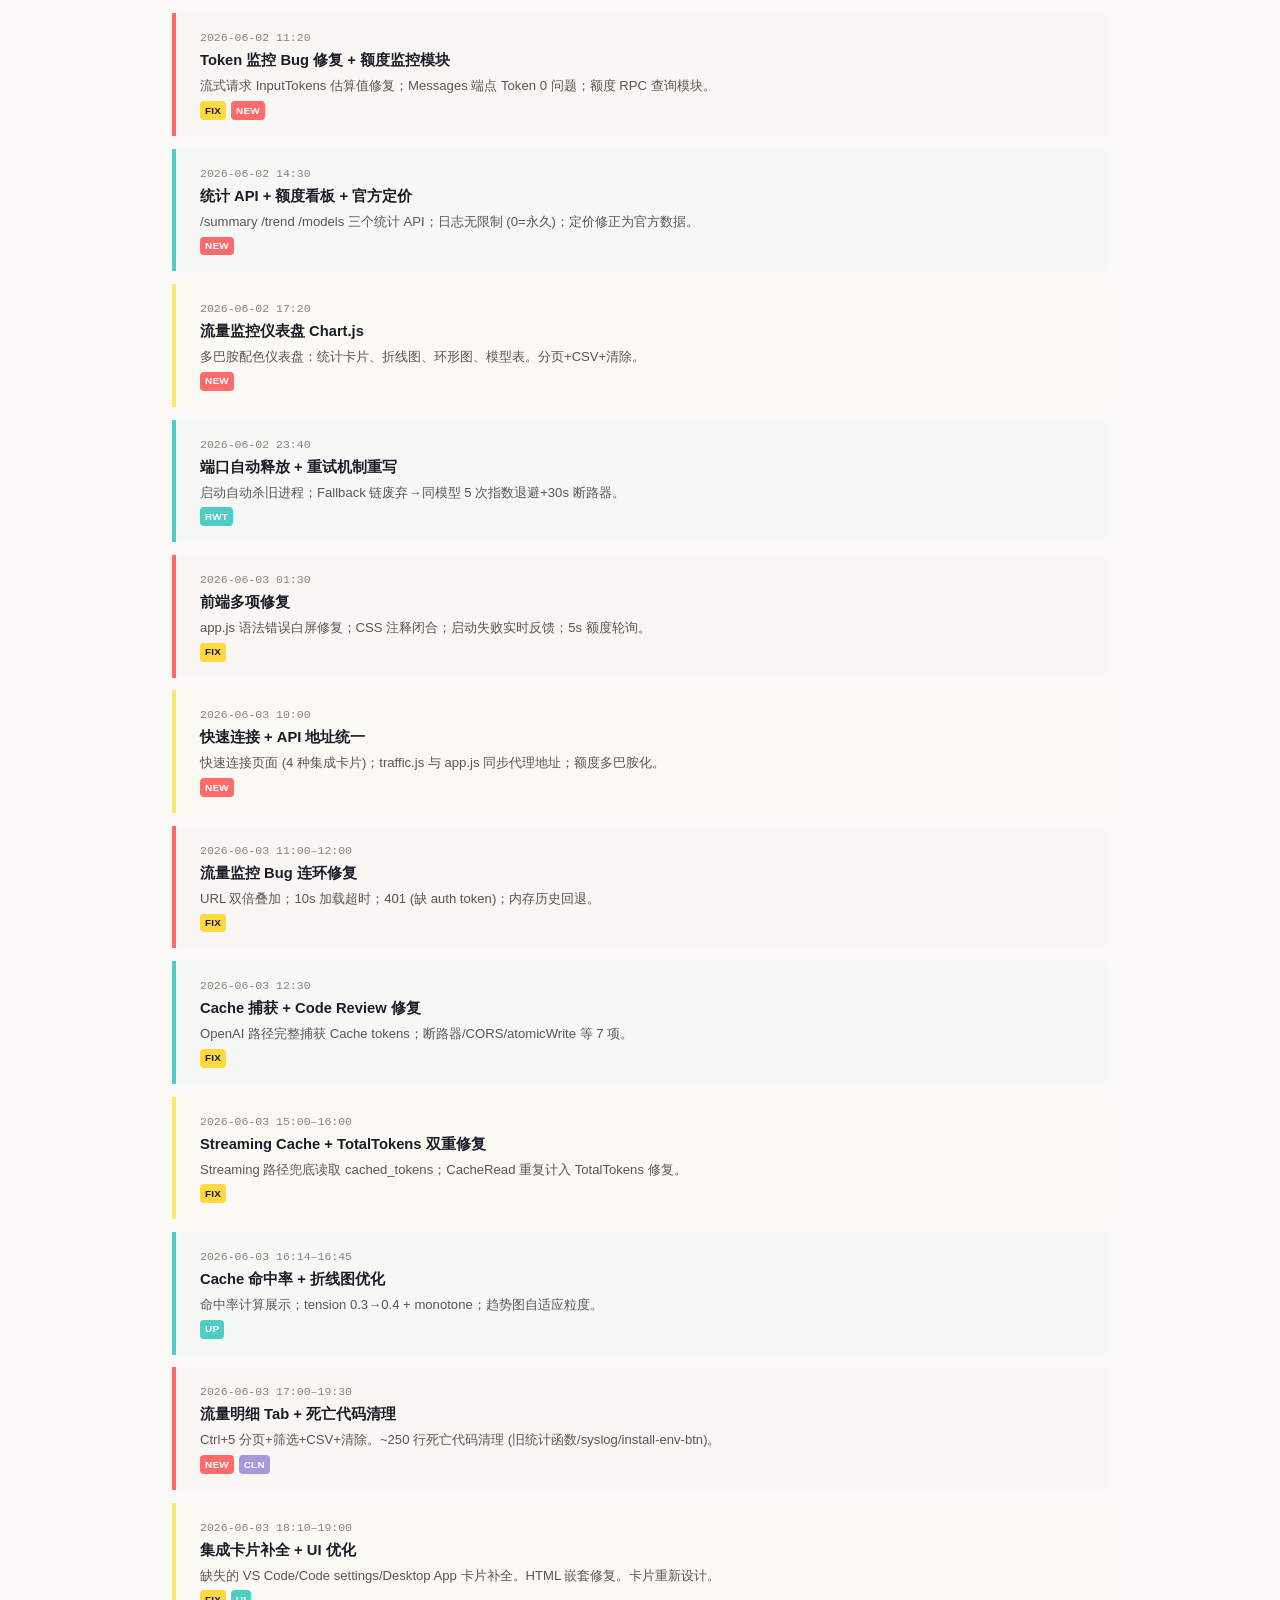
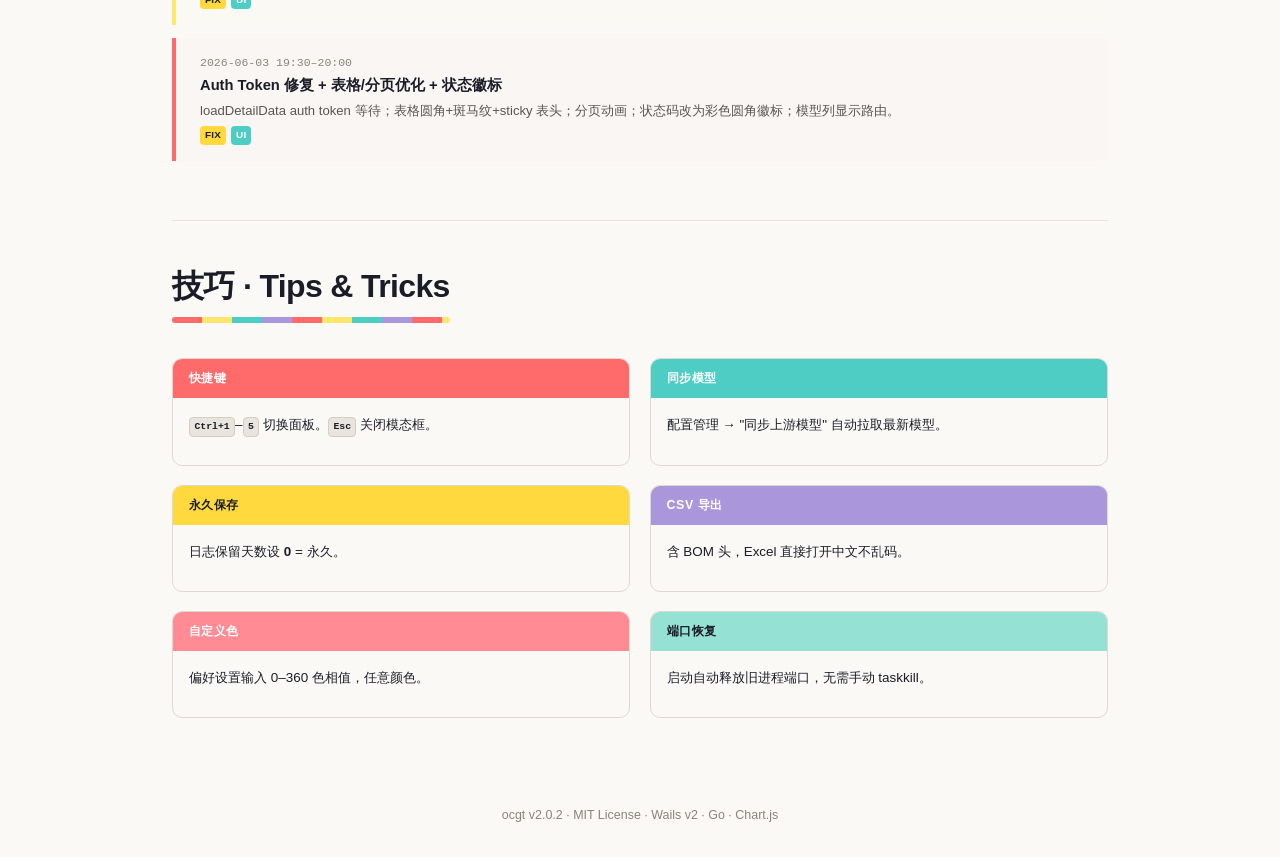
<file: docs/usage-guide-v2.0.2.html>
<!DOCTYPE html>
<html lang="zh-CN">
<head>
<meta charset="UTF-8">
<meta name="viewport" content="width=device-width, initial-scale=1.0">
<title>ocgt v2.0.2 — 使用指南 · Dopamine Guide</title>
<style>
/* ═══════════════════════════════════════════
   Reset · Base — dopamine foundation
   ═══════════════════════════════════════════ */
*, *::before, *::after { box-sizing: border-box; margin: 0; padding: 0; }
html { scroll-behavior: smooth; }

body {
  font-family: 'Inter', 'Noto Sans SC', -apple-system, sans-serif;
  color: #1a1d28; background: #faf9f6;
  line-height: 1.6; -webkit-font-smoothing: antialiased;
}

/* ── Dopamine Palette ── */
:root {
  --red: #FF6B6B; --teal: #4ECDC4; --yellow: #FFE66D; --mint: #A8E6CF;
  --pink: #FF8B94; --sage: #95E1D3; --coral: #F38181; --lavender: #AA96DA;
  --blush: #FCBAD3; --green: #6BCB77; --gold: #FFD93D; --blue: #4D96FF;
  --foam: #C3F0CA; --cream: #F9ED69; --sky: #B8E8FC;
}

/* ── Typography ── */
h1, h2, h3, h4 { font-weight: 800; letter-spacing: -0.02em; }
h1 {
  font-family: 'Playfair Display', 'Noto Serif SC', 'Georgia', serif;
  font-size: 3.6rem; font-weight: 700; line-height: 1.05;
  background: linear-gradient(135deg, var(--red), var(--pink), var(--lavender));
  -webkit-background-clip: text; -webkit-text-fill-color: transparent;
  background-clip: text;
}
h2 {
  font-size: 2rem; font-weight: 700; margin-bottom: 1.2rem;
  display: inline-block; position: relative;
}
h2::after {
  content: ''; display: block; width: 100%; height: 6px; margin-top: 0.3rem;
  background: repeating-linear-gradient(90deg,
    var(--red) 0px, var(--red) 30px,
    var(--yellow) 30px, var(--yellow) 60px,
    var(--teal) 60px, var(--teal) 90px,
    var(--lavender) 90px, var(--lavender) 120px
  ); border-radius: 3px;
}
h3 { font-size: 1.15rem; margin-bottom: 0.5rem; }
h4 { font-size: 0.95rem; margin-bottom: 0.2rem; color: #2c2c2c; }
p { margin-bottom: 0.75rem; }
a { color: var(--red); text-decoration: underline; text-underline-offset: 2px; transition: color 0.2s; }
a:hover { color: #d04545; }
code {
  font-family: 'JetBrains Mono', 'SF Mono', 'Fira Code', monospace;
  font-size: 0.82em; background: #f0ece4; padding: 0.15em 0.4em;
  border-radius: 4px; color: #2a2a2a;
}
pre {
  font-family: 'JetBrains Mono', 'SF Mono', 'Fira Code', monospace;
  font-size: 0.78rem; background: #1a1d28; color: #e8e4de;
  padding: 1rem 1.2rem; border-radius: 10px; overflow-x: auto;
  line-height: 1.5; margin: 0.8rem 0; border-left: 4px solid var(--red);
}
pre code { background: none; padding: 0; color: inherit; font-size: inherit; }
ul, ol { margin: 0.5rem 0 1rem 1.6rem; }
li { margin-bottom: 0.3rem; }

/* Tables */
table {
  width: 100%; border-collapse: separate; border-spacing: 0;
  margin: 1rem 0; font-size: 0.85rem; border-radius: 8px;
  overflow: hidden; border: 1px solid #ddd8d0;
}
th, td { padding: 0.55rem 0.75rem; text-align: left; vertical-align: top;
  border-bottom: 1px solid #e8e4de; }
th { background: #1a1d28; color: #fff; font-size: 0.75rem; font-weight: 700;
  text-transform: uppercase; letter-spacing: 0.04em; }
tr:last-child td { border-bottom: none; }
tr:nth-child(even) td { background: rgba(78, 205, 196, 0.04); }

blockquote {
  border-left: 4px solid var(--teal); padding: 0.6rem 1rem; margin: 1rem 0;
  background: rgba(78, 205, 196, 0.06); color: #333;
}

/* ── Container ── */
.container { max-width: 1000px; margin: 0 auto; padding: 0 2rem; }

/* ── Header ── */
.doc-header {
  padding: 4rem 0 2.5rem; position: relative; overflow: hidden;
  background: linear-gradient(180deg, #faf9f6 60%, rgba(255,107,107,0.03) 100%);
}
.doc-header::before {
  content: ''; position: absolute; top: 0; left: 0; right: 0; height: 8px;
  background: repeating-linear-gradient(90deg,
    var(--red) 0px, var(--red) 80px,
    var(--yellow) 80px, var(--yellow) 140px,
    var(--teal) 140px, var(--teal) 220px,
    var(--lavender) 220px, var(--lavender) 280px,
    var(--pink) 280px, var(--pink) 340px,
    var(--mint) 340px, var(--mint) 400px
  );
}
.doc-header h1 { margin-bottom: 0.2rem; }
.doc-header .subtitle {
  font-size: 0.9rem; color: #6a6560; margin-bottom: 1rem;
  letter-spacing: 0.06em;
}
.doc-header .badge-row { display: flex; gap: 0.8rem; align-items: center; flex-wrap: wrap; }
.doc-header .ver-badge {
  display: inline-block; padding: 0.3rem 1rem; font-size: 0.82rem; font-weight: 700;
  background: var(--red); color: #fff; border-radius: 6px;
}
.doc-header .meta { font-size: 0.8rem; color: #8a847a; }

/* ── Decorative blobs ── */
.blob {
  position: fixed; pointer-events: none; z-index: -1; opacity: 0.06;
  border-radius: 50%;
}
.blob-1 { width: 400px; height: 400px; background: var(--red); top: 100px; right: -120px; }
.blob-2 { width: 300px; height: 300px; background: var(--teal); bottom: 200px; left: -100px; }
.blob-3 { width: 200px; height: 200px; background: var(--yellow); top: 50%; right: -60px; }

/* ── Rainbow jump nav ── */
.jump-band {
  display: flex; gap: 0; flex-wrap: wrap; margin-bottom: 0;
  border-radius: 10px; overflow: hidden;
}
.jump-band a {
  flex: 1; display: block; padding: 0.7rem 1rem; min-width: 80px;
  font-size: 0.75rem; font-weight: 700; color: #fff; text-align: center;
  text-decoration: none; text-transform: uppercase; letter-spacing: 0.04em;
  transition: filter 0.2s;
}
.jump-band a:hover { filter: brightness(1.15); }
.jb-1 { background: var(--red); } .jb-2 { background: var(--coral); }
.jb-3 { background: var(--gold); color: #1a1d28; } .jb-4 { background: var(--teal); }
.jb-5 { background: var(--blue); } .jb-6 { background: var(--lavender); }
.jb-7 { background: var(--pink); } .jb-8 { background: var(--green); }
.jb-9 { background: var(--sage); color: #1a1d28; }

/* ── Section ── */
section { padding: 2.5rem 0; border-bottom: 1px solid #e8e4de; }
section:last-of-type { border-bottom: none; }

/* ── Two-column ── */
.col2 {
  display: grid; grid-template-columns: 1fr 1fr; gap: 1.2rem; margin: 1rem 0;
}
.c2 {
  border: 1px solid #ddd8d0; border-radius: 10px; overflow: hidden;
  transition: transform 0.2s, box-shadow 0.2s;
}
.c2:hover { transform: translateY(-2px); box-shadow: 0 6px 20px rgba(0,0,0,0.06); }
.c2-hdr { padding: 0.6rem 1rem; font-weight: 700; font-size: 0.78rem;
  text-transform: uppercase; letter-spacing: 0.04em; }
.c2-hdr.old { background: #e8e4de; color: #6a6560; border-bottom: 1px solid #ddd8d0; }
.c2-hdr.new { background: var(--red); color: #fff; }
.c2-body { padding: 1rem; font-size: 0.84rem; }
.c2-body ul { margin: 0; padding-left: 1.2rem; }
.c2-body li { margin-bottom: 0.35rem; line-height: 1.5; }

/* ── Feature cards — dopamine grid ── */
.f-grid {
  display: grid; grid-template-columns: 1fr 1fr; gap: 0; margin: 1.2rem 0;
  border-radius: 10px; overflow: hidden;
  border: 1px solid #ddd8d0;
}
.f-grid > * { padding: 1.2rem; border-right: 1px solid #ddd8d0;
  border-bottom: 1px solid #ddd8d0; }
.f-grid > *:nth-child(odd) { border-left: 6px solid var(--red); }
.f-grid > *:nth-child(even) { border-left: 6px solid var(--teal); }
.f-grid h4 { font-size: 0.9rem; }
.f-grid h4 small { font-weight: 400; color: #8a847a; font-size: 0.82rem; }
.f-grid p { font-size: 0.82rem; color: #5a5550; margin: 0; }
.f-grid .hk { margin-top: 0.4rem; }
.f-grid .hk .kbd { font-size: 0.72rem; }

/* ── Tags ── */
.tag {
  display: inline-block; font-size: 0.62rem; padding: 0.15em 0.5em;
  font-weight: 800; letter-spacing: 0.03em; text-transform: uppercase;
  border-radius: 4px;
}
.tag-new { background: var(--red); color: #fff; }
.tag-fix { background: var(--gold); color: #1a1d28; }
.tag-up { background: var(--teal); color: #fff; }
.tag-cln { background: var(--lavender); color: #fff; }

/* ── Timeline ── */
.tl { margin: 1.2rem 0; }
.tl-item {
  padding: 1rem 1rem 1rem 1.5rem; margin-bottom: 0.8rem;
  border-left: 4px solid var(--red); position: relative;
  background: rgba(255,107,107,0.02); border-radius: 0 8px 8px 0;
  transition: background 0.2s;
}
.tl-item:hover { background: rgba(255,107,107,0.05); }
.tl-item:nth-child(2n) { border-left-color: var(--teal); background: rgba(78,205,196,0.02); }
.tl-item:nth-child(2n):hover { background: rgba(78,205,196,0.05); }
.tl-item:nth-child(3n) { border-left-color: var(--yellow); background: rgba(255,230,109,0.02); }
.tl-item:nth-child(3n):hover { background: rgba(255,230,109,0.05); }
.tl-item .tl-d { font-size: 0.72rem; color: #8a847a; font-family: 'JetBrains Mono', monospace; }
.tl-item .tl-t { font-weight: 700; font-size: 0.92rem; margin: 0.1rem 0 0.15rem; }
.tl-item .tl-desc { font-size: 0.82rem; color: #5a5550; }
.tl-item .tl-tt { margin-top: 0.3rem; display: flex; gap: 0.3rem; flex-wrap: wrap; }

/* ── Steps ── */
.steps { margin: 1rem 0; }
.step {
  display: flex; gap: 1rem; margin-bottom: 1rem; padding: 1.2rem;
  border: 1px solid #ddd8d0; border-radius: 10px; position: relative;
  transition: box-shadow 0.2s;
}
.step:hover { box-shadow: 0 4px 16px rgba(0,0,0,0.04); }
.step-n {
  flex-shrink: 0; width: 36px; height: 36px; border-radius: 50%;
  display: flex; align-items: center; justify-content: center;
  font-size: 0.9rem; font-weight: 800; color: #fff;
}
.sn-1 { background: var(--red); } .sn-2 { background: var(--teal); }
.sn-3 { background: var(--gold); color: #1a1d28; } .sn-4 { background: var(--lavender); }
.step-b { flex: 1; }
.step-b h4 { margin-bottom: 0.15rem; }
.step-b p { font-size: 0.84rem; color: #5a5550; margin: 0; }
.step-b p + p { margin-top: 0.3rem; }

/* ── Kbd ── */
.kbd {
  display: inline-block; padding: 0.1em 0.45em; font-size: 0.73em;
  font-family: 'JetBrains Mono', monospace; background: #e8e4de;
  border: 1px solid #d4cdc0; border-radius: 4px; font-weight: 700;
}

/* ── Architecture ── */
.arch { margin: 1.2rem 0; }
.ar {
  display: flex; align-items: center; justify-content: center;
  gap: 0.5rem; flex-wrap: wrap; padding: 0.5rem 0;
}
.ar-box {
  padding: 0.7rem 1.2rem; font-size: 0.82rem; font-weight: 700;
  text-align: center; min-width: 80px; border-radius: 8px;
}
.ar-box.client { background: rgba(78,205,196,0.1); border: 2px solid var(--teal); color: #1a1d28; }
.ar-box.proxy { background: #1a1d28; color: #fff; }
.ar-box.upstream { background: rgba(255,107,107,0.08); border: 2px solid var(--red); color: #1a1d28; }
.ar-box.storage { border: 2px dashed var(--lavender); background: rgba(170,150,218,0.06); color: #1a1d28; }
.ar-arrow { font-size: 1.2rem; color: var(--red); font-weight: 700; }
.ar-label { font-size: 0.65rem; color: #8a847a; text-align: center; margin-top: 0.2rem; }

/* ── Highlight ── */
.highlight {
  padding: 1rem 1.2rem; margin: 1rem 0; border-radius: 8px;
  background: linear-gradient(135deg, var(--red), var(--coral));
  color: #fff; font-size: 0.88rem; font-weight: 600;
}
.highlight code { background: rgba(255,255,255,0.15); color: #fff; }

/* ── Diff table ── */
.vd { font-size: 0.84rem; }
.vd td:first-child { white-space: nowrap; font-weight: 700; color: #2c2c2c; width: 130px; }
.vd .ck { color: var(--teal); font-weight: 700; }
.vd .cr { color: var(--red); }

/* ── Footer ── */
.doc-footer { padding: 2rem 0; text-align: center; font-size: 0.78rem; color: #8a847a;
  border-top: 8px solid repeating-linear-gradient(90deg,
    var(--red) 0px, var(--red) 60px,
    var(--gold) 60px, var(--gold) 120px,
    var(--teal) 120px, var(--teal) 180px,
    var(--lavender) 180px, var(--lavender) 240px
  ); margin-top: 0; }

/* ── Responsive ── */
@media (max-width: 700px) {
  h1 { font-size: 2.2rem; }
  .col2 { grid-template-columns: 1fr; }
  .f-grid { grid-template-columns: 1fr; }
  .ar { flex-direction: column; gap: 0.2rem; }
  .ar-arrow { transform: rotate(90deg); }
}
</style>
</head>
<body>

<!-- ═══════════ HEADER ═══════════ -->
<header class="doc-header">
  <div class="container">
    <h1>ocgt</h1>
    <div class="subtitle">OpenCode Go Tools · 原生桌面控制面板 · 本地代理</div>
    <div class="badge-row">
      <span class="ver-badge">v2.0.2 / 2026-06</span>
      <span class="meta">从 v2.0.1 到 v2.0.2 — 全面迭代 · From v2.0.1 to v2.0.2</span>
    </div>
  </div>
</header>

<!-- ═══════════ RAINBOW NAV ═══════════ -->
<nav class="jump-band" style="margin: 0 auto; max-width: 1000px;">
  <a href="#overview" class="jb-1">概述</a>
  <a href="#comparison" class="jb-2">对比</a>
  <a href="#arch" class="jb-3">架构</a>
  <a href="#features" class="jb-4">功能</a>
  <a href="#quickstart" class="jb-5">开始</a>
  <a href="#panels" class="jb-6">面板</a>
  <a href="#integrations" class="jb-7">集成</a>
  <a href="#changelog" class="jb-8">更新</a>
  <a href="#tips" class="jb-9">技巧</a>
</nav>

<main class="container">

<!-- ═══════════ 1. OVERVIEW ═══════════ -->
<section id="overview">
  <h2>概述 · Overview</h2>
  <p>
    <strong>ocgt</strong> (OpenCode Go Tools) 是专为 <strong>Claude Code</strong> 与
    <strong>OpenCode Go</strong> 打造的原生桌面控制中心与本地代理。
    内建 Anthropic ↔ OpenAI 协议互转引擎，提供中英双语 GUI，
    支持一键终端启动、流量监控、套餐额度看板。
  </p>
  <p>
    v2.0.2 增加了 <strong>6 项新功能</strong>，修复了 <strong>10+ 个问题</strong>，
    完成了定价系统、Token 追踪、流量监控等核心模块的迭代升级。
  </p>
  <div style="display:flex;gap:0.3rem;flex-wrap:wrap;">
    <span class="tag tag-new">+6 NEW</span>
    <span class="tag tag-fix">10+ FIX</span>
    <span class="tag tag-up">REWRITE</span>
  </div>
</section>

<!-- ═══════════ 2. COMPARISON ═══════════ -->
<section id="comparison">
  <h2>版本对比 · Version Comparison</h2>

  <div class="col2">
    <div class="c2">
      <div class="c2-hdr old">v2.0.1 — 基础版</div>
      <div class="c2-body">
        <ul>
          <li>配置文件热重载</li>
          <li>多 Profile 支持</li>
          <li>模型映射 (Sonnet / Haiku / Opus)</li>
          <li>思考强度控制</li>
          <li>基本流量请求列表</li>
          <li>终端一键启动</li>
          <li>浅色 / 深色主题</li>
          <li>中英双语</li>
          <li>Fallback 链</li>
        </ul>
      </div>
    </div>
    <div class="c2">
      <div class="c2-hdr new">v2.0.2 — 全面进化</div>
      <div class="c2-body">
        <ul>
          <li><span class="tag tag-new">NEW</span> 套餐额度看板</li>
          <li><span class="tag tag-new">NEW</span> 流量监控雷达 Chart.js</li>
          <li><span class="tag tag-new">NEW</span> 流量明细 (分页+筛选+CSV)</li>
          <li><span class="tag tag-new">NEW</span> 客户端集成中心</li>
          <li><span class="tag tag-new">NEW</span> 多巴胺配色方案</li>
          <li><span class="tag tag-fix">FIX</span> Token 追踪完善</li>
          <li><span class="tag tag-fix">FIX</span> Cache 数据支持</li>
          <li><span class="tag tag-up">RWT</span> 同模型重试机制</li>
          <li><span class="tag tag-up">RWT</span> 官方模型定价</li>
          <li><span class="tag tag-up">RWT</span> 端口自动释放</li>
        </ul>
      </div>
    </div>
  </div>

  <table>
    <tr><th>模块</th><th>v2.0.1</th><th>v2.0.2</th></tr>
    <tr><td>Token 追踪</td><td class="cr">流式/Messages 为估算或 0</td><td class="ck">✅ 精准 InputTokens + Cache</td></tr>
    <tr><td>Cache 数据</td><td class="cr">始终为 0</td><td class="ck">✅ 完整 cache_read/creation</td></tr>
    <tr><td>故障恢复</td><td>Fallback 链 (全 502)</td><td class="ck">✅ 同模型重试 5 次</td></tr>
    <tr><td>熔断保护</td><td class="cr">无</td><td class="ck">✅ 30s 自动熔断</td></tr>
    <tr><td>端口占用</td><td>启动失败 (需手动杀)</td><td class="ck">✅ 自动释放</td></tr>
    <tr><td>流量监控</td><td>简单列表</td><td class="ck">✅ Chart.js 仪表盘</td></tr>
    <tr><td>趋势粒度</td><td>固定按天</td><td class="ck">✅ 智能自适应 (小时/天/周)</td></tr>
    <tr><td>流量明细</td><td>基本表格</td><td class="ck">✅ 分页+筛选+CSV</td></tr>
    <tr><td>套餐额度</td><td class="cr">无</td><td class="ck">✅ Rolling/Weekly/Monthly</td></tr>
    <tr><td>模型定价</td><td class="cr">基础估算</td><td class="ck">✅ 官方定价表</td></tr>
    <tr><td>UI 配色</td><td>GitHub 风格</td><td class="ck">✅ 多巴胺 + 主题色自定义</td></tr>
    <tr><td>日志存储</td><td>可调整 (最长 365 天)</td><td class="ck">范围 1-365 天</td></tr>
  </table>
</section>

<!-- ═══════════ 3. ARCH ═══════════ -->
<section id="arch">
  <h2>架构 · Architecture</h2>
  <p>ocgt 采用 <strong>Wails v2</strong> 构建——Go 后端 + HTML/JS 前端 WebView 渲染。</p>

  <div class="arch">
    <div class="ar">
      <div><div class="ar-box client">Claude Code</div><div class="ar-label">CLI / VS Code / Desktop</div></div>
      <div class="ar-arrow">→</div>
      <div><div class="ar-box proxy">ocgt Proxy<br><span style="font-weight:400;font-size:0.72rem;">127.0.0.1:8787</span></div><div class="ar-label">协议转换</div></div>
      <div class="ar-arrow">→</div>
      <div><div class="ar-box upstream">opencode.ai</div><div class="ar-label">Kimi·DeepSeek·Qwen·GLM</div></div>
    </div>
    <div style="text-align:center;margin:0.2rem 0;"><span class="ar-arrow" style="display:inline-block;transform:rotate(90deg);">↓</span></div>
    <div class="ar">
      <div><div class="ar-box storage">GUI 控制面板</div></div>
      <div><div class="ar-box storage">内存+JSONL 日志</div></div>
      <div><div class="ar-box storage">~/.ocgt/config.json</div></div>
    </div>
  </div>
</section>

<!-- ═══════════ 4. FEATURES ═══════════ -->
<section id="features">
  <h2>功能 · Features</h2>
  <p>v2.0.2 提供 <strong>5 个核心面板</strong>，快捷键一键切换：</p>

  <div class="f-grid">
    <div>
      <h4>系统状态 <small>Dashboard</small></h4>
      <p>监听端口、上游 API、API Key、默认模型。集成状态一目了然。</p>
      <div class="hk"><span class="kbd">Ctrl+1</span></div>
    </div>
    <div>
      <h4>配置管理 <small>Settings</small></h4>
      <p>API Key、Profile、模型映射、限流、环境变量、日志。修改即检测。</p>
      <div class="hk"><span class="kbd">Ctrl+2</span></div>
    </div>
    <div>
      <h4>快速连接 <small>Quick Connect</small></h4>
      <p>一键终端 + 4 种集成 (CLI/VS Code/settings/Desktop App)。</p>
      <div class="hk"><span class="kbd">Ctrl+3</span></div>
    </div>
    <div>
      <h4>流量雷达 <small>Traffic Radar</small></h4>
      <p>多巴胺仪表盘——统计卡片、折线图 (自适应粒度)、环形图、模型表。</p>
      <div class="hk"><span class="kbd">Ctrl+4</span></div>
    </div>
    <div>
      <h4>流量明细 <small>Traffic Detail</small></h4>
      <p>10 字段全维度表格。分页 + 三维筛选 + CSV 导出 + 一键清除。</p>
      <div class="hk"><span class="kbd">Ctrl+5</span></div>
    </div>
  </div>

  <h3>亮点</h3>
  <div class="col2" style="margin-top:0.5rem;">
    <div class="c2"><div class="c2-hdr" style="background:var(--red);color:#fff;">多巴胺配色</div><div class="c2-body"><p>15 色高饱和度调色板，自适应亮/暗主题。5 种预设 + 自定义色相。</p></div></div>
    <div class="c2"><div class="c2-hdr" style="background:var(--gold);color:#1a1d28;">自适应粒度</div><div class="c2-body"><p>≤2 天→小时，≤90 天→天，>90 天→周。<code>tension 0.4</code> 平滑曲线。</p></div></div>
    <div class="c2"><div class="c2-hdr" style="background:var(--teal);color:#fff;">重试 + 熔断</div><div class="c2-body"><p>同模型 5 次指数退避重试。30 秒熔断，503 快速返回。</p></div></div>
    <div class="c2"><div class="c2-hdr" style="background:var(--lavender);color:#fff;">额度看板</div><div class="c2-body"><p>Rolling / Weekly / Monthly 三级额度进度条实时展示。</p></div></div>
  </div>
</section>

<!-- ═══════════ 5. QUICK START ═══════════ -->
<section id="quickstart">
  <h2>快速开始 · Quick Start</h2>

  <div class="steps">
    <div class="step">
      <div class="step-n sn-1">1</div>
      <div class="step-b"><h4>下载并运行</h4><p><code>build/bin/ocgt.exe</code> 直接运行，系统栏常驻。</p></div>
    </div>
    <div class="step">
      <div class="step-n sn-2">2</div>
      <div class="step-b"><h4>配置 API 密钥</h4><p><span class="kbd">Ctrl+2</span> → 输入 <code>sk-...</code> 密钥 → 保存。</p></div>
    </div>
    <div class="step">
      <div class="step-n sn-3">3</div>
      <div class="step-b"><h4>启动终端</h4><p><span class="kbd">Ctrl+3</span> → 选择 Shell → "打开临时终端"。输入 <code>claude</code> 开始。</p></div>
    </div>
    <div class="step">
      <div class="step-n sn-4">4</div>
      <div class="step-b"><h4>监控流量</h4><p><span class="kbd">Ctrl+4</span> 雷达仪表盘 · <span class="kbd">Ctrl+5</span> 请求明细。</p></div>
    </div>
  </div>

  <div class="highlight">默认监听 127.0.0.1:8787 · 首次启动允许防火墙通信</div>
</section>

<!-- ═══════════ 6. PANELS ═══════════ -->
<section id="panels">
  <h2>面板导航 · Panel Navigation</h2>

  <h3>系统状态 <span class="kbd">Ctrl+1</span></h3>
  <p>6 个核心指标卡片：监听地址、上游 API、超时、API Key、Profile、默认模型。下方显示 CLI / VS Code / Claude Desktop 配置状态。</p>

  <h3>配置管理 <span class="kbd">Ctrl+2</span></h3>
  <p>API 代理配置 → 网络限流 → 模型策略 → 高级环境变量 → 日志存储 → 偏好设置。保存即热重载。</p>

  <h3>快速连接 <span class="kbd">Ctrl+3</span></h3>
  <p>6 张集成卡片：一键修复、临时终端、CLI (全局)、VS Code、Claude Code settings、Claude Desktop App (3P Profile)。</p>

  <h3>流量雷达 <span class="kbd">Ctrl+4</span></h3>
  <p>统计卡片 → Token 趋势折线图 → 请求量折线图 → 模型环形图 → 模型明细表 → 客户端来源表。时间范围切换 <strong>今日 / 7日 / 30日 / 全部</strong>。</p>

  <h3>流量明细 <span class="kbd">Ctrl+5</span></h3>
  <p>10 字段全维度表格：时间 / 模型 / 状态 / Input / Output / Cache / Total / 延迟 / 来源 / 错误。三维筛选 + 分页 + CSV 导出 + 一键清除。</p>
</section>

<!-- ═══════════ 7. INTEGRATIONS ═══════════ -->
<section id="integrations">
  <h2>客户端集成 · Client Integrations</h2>

  <table>
    <tr><th>集成</th><th>配置目标</th><th>生效范围</th></tr>
    <tr><td>CLI</td><td><code>~/.claude/settings.json</code></td><td>全局终端</td></tr>
    <tr><td>VS Code</td><td>VS Code 用户 settings.json</td><td>VS Code 内 Claude Code</td></tr>
    <tr><td>Code settings</td><td><code>~/.claude/settings.json</code> env 块</td><td>本机 Claude Code</td></tr>
    <tr><td>Desktop App</td><td>cc-switch 3P Profile</td><td>Claude Desktop App</td></tr>
  </table>

  <blockquote>建议 CLI + 一键拉起终端。无需为所有 shell 逐一配置。</blockquote>
</section>

<!-- ═══════════ 8. CHANGELOG ═══════════ -->
<section id="changelog">
  <h2>更新日志 · Changelog</h2>

  <div class="tl">
    <div class="tl-item">
      <div class="tl-d">2026-06-02 11:20</div>
      <div class="tl-t">Token 监控 Bug 修复 + 额度监控模块</div>
      <div class="tl-desc">流式请求 InputTokens 估算值修复；Messages 端点 Token 0 问题；额度 RPC 查询模块。</div>
      <div class="tl-tt"><span class="tag tag-fix">FIX</span><span class="tag tag-new">NEW</span></div>
    </div>
    <div class="tl-item">
      <div class="tl-d">2026-06-02 14:30</div>
      <div class="tl-t">统计 API + 额度看板 + 官方定价</div>
      <div class="tl-desc">/summary /trend /models 三个统计 API；日志无限制 (0=永久)；定价修正为官方数据。</div>
      <div class="tl-tt"><span class="tag tag-new">NEW</span></div>
    </div>
    <div class="tl-item">
      <div class="tl-d">2026-06-02 17:20</div>
      <div class="tl-t">流量监控仪表盘 Chart.js</div>
      <div class="tl-desc">多巴胺配色仪表盘：统计卡片、折线图、环形图、模型表。分页+CSV+清除。</div>
      <div class="tl-tt"><span class="tag tag-new">NEW</span></div>
    </div>
    <div class="tl-item">
      <div class="tl-d">2026-06-02 23:40</div>
      <div class="tl-t">端口自动释放 + 重试机制重写</div>
      <div class="tl-desc">启动自动杀旧进程；Fallback 链废弃→同模型 5 次指数退避+30s 断路器。</div>
      <div class="tl-tt"><span class="tag tag-up">RWT</span></div>
    </div>
    <div class="tl-item">
      <div class="tl-d">2026-06-03 01:30</div>
      <div class="tl-t">前端多项修复</div>
      <div class="tl-desc">app.js 语法错误白屏修复；CSS 注释闭合；启动失败实时反馈；5s 额度轮询。</div>
      <div class="tl-tt"><span class="tag tag-fix">FIX</span></div>
    </div>
    <div class="tl-item">
      <div class="tl-d">2026-06-03 10:00</div>
      <div class="tl-t">快速连接 + API 地址统一</div>
      <div class="tl-desc">快速连接页面 (4 种集成卡片)；traffic.js 与 app.js 同步代理地址；额度多巴胺化。</div>
      <div class="tl-tt"><span class="tag tag-new">NEW</span></div>
    </div>
    <div class="tl-item">
      <div class="tl-d">2026-06-03 11:00–12:00</div>
      <div class="tl-t">流量监控 Bug 连环修复</div>
      <div class="tl-desc">URL 双倍叠加；10s 加载超时；401 (缺 auth token)；内存历史回退。</div>
      <div class="tl-tt"><span class="tag tag-fix">FIX</span></div>
    </div>
    <div class="tl-item">
      <div class="tl-d">2026-06-03 12:30</div>
      <div class="tl-t">Cache 捕获 + Code Review 修复</div>
      <div class="tl-desc">OpenAI 路径完整捕获 Cache tokens；断路器/CORS/atomicWrite 等 7 项。</div>
      <div class="tl-tt"><span class="tag tag-fix">FIX</span></div>
    </div>
    <div class="tl-item">
      <div class="tl-d">2026-06-03 15:00–16:00</div>
      <div class="tl-t">Streaming Cache + TotalTokens 双重修复</div>
      <div class="tl-desc">Streaming 路径兜底读取 cached_tokens；CacheRead 重复计入 TotalTokens 修复。</div>
      <div class="tl-tt"><span class="tag tag-fix">FIX</span></div>
    </div>
    <div class="tl-item">
      <div class="tl-d">2026-06-03 16:14–16:45</div>
      <div class="tl-t">Cache 命中率 + 折线图优化</div>
      <div class="tl-desc">命中率计算展示；tension 0.3→0.4 + monotone；趋势图自适应粒度。</div>
      <div class="tl-tt"><span class="tag tag-up">UP</span></div>
    </div>
    <div class="tl-item">
      <div class="tl-d">2026-06-03 17:00–19:30</div>
      <div class="tl-t">流量明细 Tab + 死亡代码清理</div>
      <div class="tl-desc">Ctrl+5 分页+筛选+CSV+清除。~250 行死亡代码清理 (旧统计函数/syslog/install-env-btn)。</div>
      <div class="tl-tt"><span class="tag tag-new">NEW</span><span class="tag tag-cln">CLN</span></div>
    </div>
    <div class="tl-item">
      <div class="tl-d">2026-06-03 18:10–19:00</div>
      <div class="tl-t">集成卡片补全 + UI 优化</div>
      <div class="tl-desc">缺失的 VS Code/Code settings/Desktop App 卡片补全。HTML 嵌套修复。卡片重新设计。</div>
      <div class="tl-tt"><span class="tag tag-fix">FIX</span><span class="tag tag-up">UI</span></div>
    </div>
    <div class="tl-item">
      <div class="tl-d">2026-06-03 19:30–20:00</div>
      <div class="tl-t">Auth Token 修复 + 表格/分页优化 + 状态徽标</div>
      <div class="tl-desc">loadDetailData auth token 等待；表格圆角+斑马纹+sticky 表头；分页动画；状态码改为彩色圆角徽标；模型列显示路由。</div>
      <div class="tl-tt"><span class="tag tag-fix">FIX</span><span class="tag tag-up">UI</span></div>
    </div>
  </div>
</section>

<!-- ═══════════ 9. TIPS ═══════════ -->
<section id="tips">
  <h2>技巧 · Tips &amp; Tricks</h2>

  <div class="col2">
    <div class="c2"><div class="c2-hdr" style="background:var(--red);color:#fff;">快捷键</div><div class="c2-body"><p><span class="kbd">Ctrl+1</span>–<span class="kbd">5</span> 切换面板。<span class="kbd">Esc</span> 关闭模态框。</p></div></div>
    <div class="c2"><div class="c2-hdr" style="background:var(--teal);color:#fff;">同步模型</div><div class="c2-body"><p>配置管理 → "同步上游模型" 自动拉取最新模型。</p></div></div>
    <div class="c2"><div class="c2-hdr" style="background:var(--gold);color:#1a1d28;">永久保存</div><div class="c2-body"><p>日志保留天数设 <strong>0</strong> = 永久。</p></div></div>
    <div class="c2"><div class="c2-hdr" style="background:var(--lavender);color:#fff;">CSV 导出</div><div class="c2-body"><p>含 BOM 头，Excel 直接打开中文不乱码。</p></div></div>
    <div class="c2"><div class="c2-hdr" style="background:var(--pink);color:#fff;">自定义色</div><div class="c2-body"><p>偏好设置输入 0–360 色相值，任意颜色。</p></div></div>
    <div class="c2"><div class="c2-hdr" style="background:var(--sage);color:#1a1d28;">端口恢复</div><div class="c2-body"><p>启动自动释放旧进程端口，无需手动 taskkill。</p></div></div>
  </div>
</section>

</main>

<footer class="doc-footer">
  <div class="container">
    <p>ocgt v2.0.2 · MIT License · Wails v2 · Go · Chart.js</p>
  </div>
</footer>

<!-- Background blobs -->
<div class="blob blob-1"></div>
<div class="blob blob-2"></div>
<div class="blob blob-3"></div>

</body>
</html>
</file>
